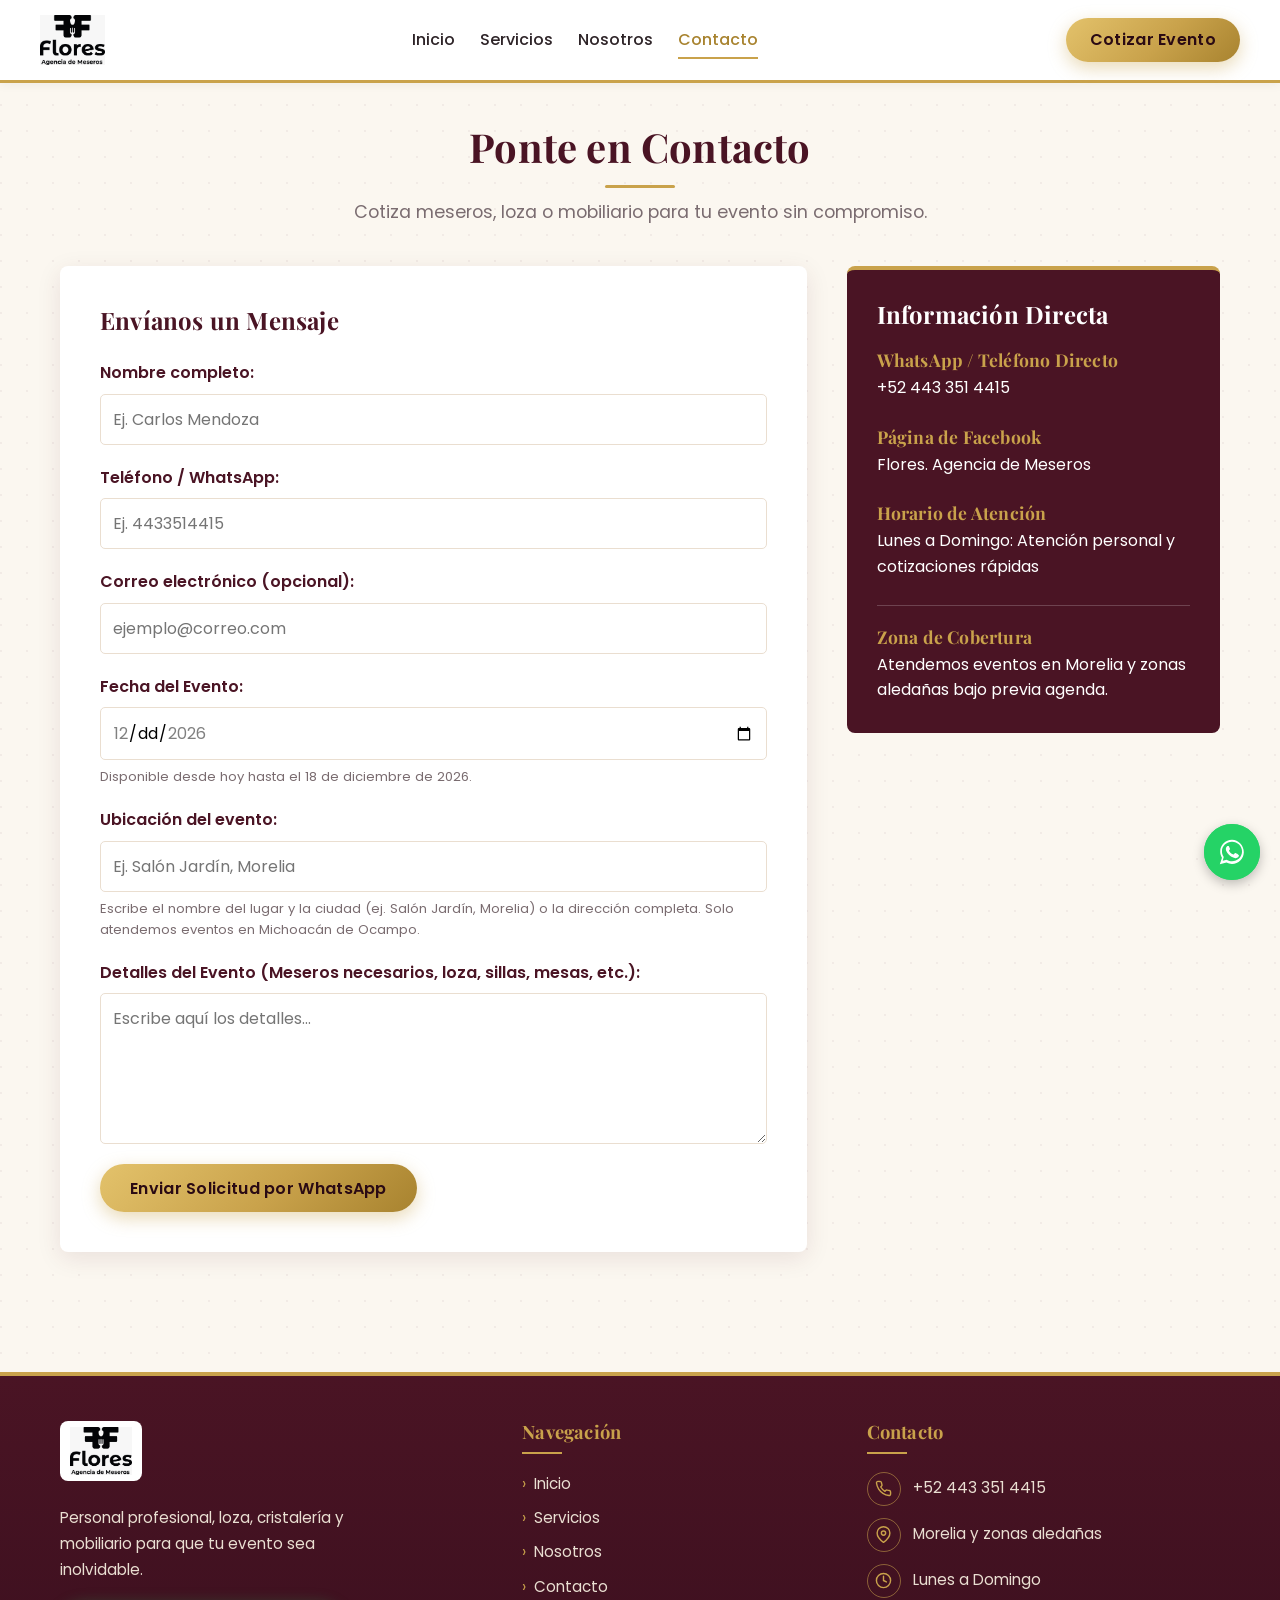
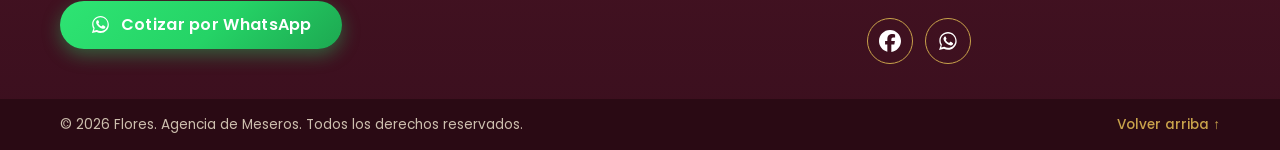
<file: contacto.html>
<!DOCTYPE html>
<html lang="es">
<head>
    <meta charset="UTF-8">
    <meta name="viewport" content="width=device-width, initial-scale=1.0">
    <title>Contacto | Flores. Agencia de Meseros</title>
    <meta name="description" content="Cotiza meseros, loza o mobiliario para tu evento sin compromiso. WhatsApp +52 443 351 4415.">
    <meta name="color-scheme" content="light dark">
    <meta name="theme-color" content="#4a1424" media="(prefers-color-scheme: light)">
    <meta name="theme-color" content="#150d10" media="(prefers-color-scheme: dark)">
    <meta property="og:type" content="website">
    <meta property="og:locale" content="es_MX">
    <meta property="og:title" content="Contacto | Flores. Agencia de Meseros">
    <meta property="og:description" content="Cotiza meseros, loza o mobiliario para tu evento sin compromiso. WhatsApp +52 443 351 4415.">
    <meta property="og:image" content="https://agencia-meseros-flores.netlify.app/assets/images/logos/logo.jpg">
    <meta property="og:url" content="https://agencia-meseros-flores.netlify.app/contacto.html">
    <meta property="og:site_name" content="Flores. Agencia de Meseros">
    <meta property="og:image:alt" content="Logotipo de Flores. Agencia de Meseros">
    <meta name="twitter:card" content="summary">
    <link rel="canonical" href="https://agencia-meseros-flores.netlify.app/contacto.html">

    <!-- Datos estructurados: negocio local -->
    <script type="application/ld+json">
    {
        "@context": "https://schema.org",
        "@type": "LocalBusiness",
        "@id": "https://agencia-meseros-flores.netlify.app/#negocio",
        "name": "Flores. Agencia de Meseros",
        "description": "Servicio de meseros profesionales, renta de loza y cristalería, y renta de mobiliario para bodas, XV años, banquetes y eventos corporativos en Morelia y zonas aledañas.",
        "url": "https://agencia-meseros-flores.netlify.app/",
        "image": "https://agencia-meseros-flores.netlify.app/assets/images/logos/logo.jpg",
        "logo": "https://agencia-meseros-flores.netlify.app/assets/images/logos/logo.jpg",
        "telephone": "+524433514415",
        "address": {
            "@type": "PostalAddress",
            "addressLocality": "Morelia",
            "addressRegion": "Michoacán",
            "addressCountry": "MX"
        },
        "areaServed": {
            "@type": "City",
            "name": "Morelia"
        },
        "sameAs": [
            "https://www.facebook.com/profile.php?id=61565038633847"
        ],
        "makesOffer": [
            {
                "@type": "Offer",
                "itemOffered": {
                    "@type": "Service",
                    "name": "Servicio de meseros para eventos"
                }
            },
            {
                "@type": "Offer",
                "itemOffered": {
                    "@type": "Service",
                    "name": "Renta de loza y cristalería"
                }
            },
            {
                "@type": "Offer",
                "itemOffered": {
                    "@type": "Service",
                    "name": "Renta de mobiliario para eventos"
                }
            }
        ]
    }
    </script>

    <!-- Favicon -->
    <link rel="icon" type="image/jpeg" href="assets/images/logos/logo.jpg">

    <link rel="preconnect" href="https://fonts.googleapis.com">
    <link rel="preconnect" href="https://fonts.gstatic.com" crossorigin>
    <link href="https://fonts.googleapis.com/css2?family=Playfair+Display:wght@600;700&family=Poppins:wght@400;500;600&display=swap" rel="stylesheet">

    <link rel="stylesheet" href="css/main.css">
    <link rel="stylesheet" href="css/components.css">
    <link rel="stylesheet" href="css/responsive.css">
</head>
<body>
    <a class="skip-link" href="#contenido">Saltar al contenido</a>

    <!-- Header Navigation -->
    <header class="navbar">
        <div class="logo">
            <a href="index.html"><img src="assets/images/logos/logo.jpg" alt="Flores. Agencia de Meseros Logo" width="120" height="50"></a>
        </div>
        <button class="nav-toggle" type="button" aria-label="Abrir menú" aria-controls="menu-principal" aria-expanded="false">
            <span></span><span></span><span></span>
        </button>
        <nav id="menu-principal" aria-label="Principal">
            <ul class="nav-links">
                <li><a href="index.html">Inicio</a></li>
                <li><a href="servicios.html">Servicios</a></li>
                <li><a href="nosotros.html">Nosotros</a></li>
                <li><a href="contacto.html" aria-current="page" class="active">Contacto</a></li>
                <li class="nav-cta"><a href="https://wa.me/524433514415?text=Hola%2C%20quiero%20contratar%20su%20servicio" target="_blank" rel="noopener noreferrer">Quiero contratar su servicio</a></li>
            </ul>
        </nav>
        <a href="contacto.html" class="btn btn-primary">Cotizar Evento</a>
    </header>

    <main id="contenido" class="container">
        <section class="page-header">
            <h1>Ponte en Contacto</h1>
            <p>Cotiza meseros, loza o mobiliario para tu evento sin compromiso.</p>
        </section>

        <div class="contact-layout">
            <!-- Formulario de Contacto -->
            <section class="contact-form-container">
                <h2>Envíanos un Mensaje</h2>
                <form id="contact-form" action="#" method="POST" novalidate>
                    <div class="form-group">
                        <label for="nombre">Nombre completo:</label>
                        <input type="text" id="nombre" name="nombre" required maxlength="60" autocomplete="name" placeholder="Ej. Carlos Mendoza" aria-describedby="err-nombre">
                        <p class="field-error" id="err-nombre" role="alert"></p>
                    </div>
                    <div class="form-group">
                        <label for="telefono">Teléfono / WhatsApp:</label>
                        <input type="tel" id="telefono" name="telefono" required maxlength="20" autocomplete="tel" inputmode="tel" placeholder="Ej. 4433514415" aria-describedby="err-telefono">
                        <p class="field-error" id="err-telefono" role="alert"></p>
                    </div>
                    <div class="form-group">
                        <label for="email">Correo electrónico (opcional):</label>
                        <input type="email" id="email" name="email" maxlength="100" autocomplete="email" placeholder="ejemplo@correo.com" aria-describedby="err-email">
                        <p class="field-error" id="err-email" role="alert"></p>
                    </div>
                    <div class="form-group">
                        <label for="fecha">Fecha del Evento:</label>
                        <input type="date" id="fecha" name="fecha" required aria-describedby="hint-fecha err-fecha">
                        <small class="field-hint" id="hint-fecha">Elige una fecha a partir de hoy.</small>
                        <p class="field-error" id="err-fecha" role="alert"></p>
                    </div>
                    <div class="form-group">
                        <label for="lugar">Ubicación del evento:</label>
                        <div class="autocomplete">
                            <input type="text" id="lugar" name="lugar" required maxlength="150" autocomplete="off" role="combobox" aria-autocomplete="list" aria-expanded="false" aria-controls="lugar-sugerencias" placeholder="Ej. Salón Jardín, Morelia" aria-describedby="hint-lugar err-lugar">
                            <ul class="suggestions" id="lugar-sugerencias" role="listbox" hidden></ul>
                        </div>
                        <small class="field-hint" id="hint-lugar">Escribe el nombre del lugar y la ciudad (ej. Salón Jardín, Morelia) o la dirección completa. Solo atendemos eventos en Michoacán de Ocampo.</small>
                        <p class="field-error" id="err-lugar" role="alert"></p>
                    </div>
                    <div class="form-group">
                        <label for="mensaje">Detalles del Evento (Meseros necesarios, loza, sillas, mesas, etc.):</label>
                        <textarea id="mensaje" name="mensaje" rows="5" required maxlength="500" placeholder="Escribe aquí los detalles..." aria-describedby="err-mensaje"></textarea>
                        <p class="field-error" id="err-mensaje" role="alert"></p>
                    </div>
                    <button type="submit" class="btn btn-primary">Enviar Solicitud por WhatsApp</button>
                    <p class="form-status" id="form-status" role="status" aria-live="polite"></p>
                </form>
            </section>

            <!-- Información Directa y Cobertura -->
            <aside class="contact-info">
                <h2>Información Directa</h2>
                <div class="info-item">
                    <h3>WhatsApp / Teléfono Directo</h3>
                    <p><a href="https://wa.me/524433514415?text=Hola%2C%20quiero%20contratar%20su%20servicio" target="_blank" rel="noopener noreferrer">+52 443 351 4415</a></p>
                </div>
                <div class="info-item">
                    <h3>Página de Facebook</h3>
                    <p><a href="https://www.facebook.com/profile.php?id=61565038633847" target="_blank" rel="noopener noreferrer">Flores. Agencia de Meseros</a></p>
                </div>
                <div class="info-item">
                    <h3>Horario de Atención</h3>
                    <p>Lunes a Domingo: Atención personal y cotizaciones rápidas</p>
                </div>

                <div class="coverage-box">
                    <h3>Zona de Cobertura</h3>
                    <p>Atendemos eventos en Morelia y zonas aledañas bajo previa agenda.</p>
                </div>
            </aside>
        </div>
    </main>

    <!-- Footer -->
    <footer>
        <div class="container footer-grid">
            <div class="footer-brand">
                <a href="index.html" class="footer-logo"><img src="assets/images/logos/logo.jpg" alt="Flores. Agencia de Meseros" width="120" height="50" loading="lazy"></a>
                <p>Personal profesional, loza, cristalería y mobiliario para que tu evento sea inolvidable.</p>
                <a href="https://wa.me/524433514415?text=Hola%2C%20quiero%20contratar%20su%20servicio" class="btn btn-whatsapp" target="_blank" rel="noopener noreferrer">Cotizar por WhatsApp</a>
            </div>
            <div>
                <h4>Navegación</h4>
                <ul class="footer-links">
                    <li><a href="index.html">Inicio</a></li>
                    <li><a href="servicios.html">Servicios</a></li>
                    <li><a href="nosotros.html">Nosotros</a></li>
                    <li><a href="contacto.html">Contacto</a></li>
                </ul>
            </div>
            <div>
                <h4>Contacto</h4>
                <ul class="footer-contact">
                    <li><span class="fc-icon"><svg viewBox="0 0 24 24" aria-hidden="true" focusable="false" fill="none" stroke="currentColor" stroke-width="2" stroke-linecap="round" stroke-linejoin="round"><path d="M22 16.9v3a2 2 0 0 1-2.2 2 19.8 19.8 0 0 1-8.6-3.1 19.5 19.5 0 0 1-6-6A19.8 19.8 0 0 1 2.1 4.2 2 2 0 0 1 4.1 2h3a2 2 0 0 1 2 1.7c.1 1 .4 1.9.7 2.8a2 2 0 0 1-.5 2.1L8.1 9.9a16 16 0 0 0 6 6l1.3-1.3a2 2 0 0 1 2.1-.4c.9.3 1.8.6 2.8.7a2 2 0 0 1 1.7 2z"/></svg></span><a href="tel:+524433514415">+52 443 351 4415</a></li>
                    <li><span class="fc-icon"><svg viewBox="0 0 24 24" aria-hidden="true" focusable="false" fill="none" stroke="currentColor" stroke-width="2" stroke-linecap="round" stroke-linejoin="round"><path d="M21 10c0 7-9 13-9 13s-9-6-9-13a9 9 0 0 1 18 0z"/><circle cx="12" cy="10" r="3"/></svg></span>Morelia y zonas aledañas</li>
                    <li><span class="fc-icon"><svg viewBox="0 0 24 24" aria-hidden="true" focusable="false" fill="none" stroke="currentColor" stroke-width="2" stroke-linecap="round" stroke-linejoin="round"><circle cx="12" cy="12" r="10"/><polyline points="12 6 12 12 16 14"/></svg></span>Lunes a Domingo</li>
                </ul>
                <div class="social-links">
                <a aria-label="Facebook" href="https://www.facebook.com/profile.php?id=61565038633847" target="_blank" rel="noopener noreferrer">
                    <span class="social-icon"><svg viewBox="0 0 24 24" aria-hidden="true" focusable="false"><path d="M9.101 23.691v-7.98H6.627v-3.667h2.474v-1.58c0-4.085 1.848-5.978 5.858-5.978.401 0 .955.042 1.468.103a8.68 8.68 0 0 1 1.141.195v3.325a8.623 8.623 0 0 0-.653-.036 26.805 26.805 0 0 0-.733-.009c-.707 0-1.259.096-1.675.309a1.686 1.686 0 0 0-.679.622c-.258.42-.374.995-.374 1.752v1.297h3.919l-.386 2.103-.287 1.564h-3.246v8.245C19.396 23.238 24 18.179 24 12.044c0-6.627-5.373-12-12-12s-12 5.373-12 12c0 5.628 3.874 10.35 9.101 11.647Z"/></svg></span>Facebook</a>
                <a aria-label="WhatsApp" href="https://wa.me/524433514415?text=Hola%2C%20quiero%20contratar%20su%20servicio" target="_blank" rel="noopener noreferrer">
                    <span class="social-icon"><svg viewBox="0 0 32 32" aria-hidden="true" focusable="false"><path d="M16 3C9 3 3.4 8.6 3.4 15.5c0 2.4.7 4.7 1.9 6.600L3 29l7.100-1.800c1.800 1 3.800 1.500 5.900 1.500 6.900 0 12.600-5.600 12.600-12.500S22.900 3 16 3zm0 22.900c-1.900 0-3.700-.5-5.300-1.500l-.4-.2-4.200 1.100 1.100-4.100-.3-.4c-1.100-1.700-1.600-3.600-1.600-5.600C5.300 9.700 10.100 5.100 16 5.100s10.700 4.600 10.700 10.400S21.900 25.900 16 25.900zm5.900-7.800c-.3-.2-1.900-.9-2.200-1-.3-.1-.5-.2-.7.200-.2.300-.8 1-1 1.200-.2.200-.4.200-.7.100-.3-.2-1.400-.5-2.600-1.600-1-.9-1.600-1.900-1.800-2.200-.2-.3 0-.5.100-.7l.5-.6c.1-.2.200-.3.300-.5.100-.2.100-.4 0-.6-.1-.2-.7-1.700-1-2.300-.3-.6-.5-.5-.7-.5h-.6c-.2 0-.6.100-.9.400-.3.300-1.200 1.200-1.200 2.900s1.200 3.300 1.400 3.600c.2.200 2.400 3.700 5.900 5.100 3.500 1.400 3.500.9 4.100.9.600-.1 2-.8 2.300-1.600.3-.8.300-1.500.2-1.600-.1-.2-.3-.3-.6-.4z"/></svg></span>WhatsApp</a>
            </div>
            </div>
        </div>
        <div class="footer-bottom">
            <div class="container footer-bottom-content">
                <p>&copy; 2026 Flores. Agencia de Meseros. Todos los derechos reservados.</p>
                <a href="#contenido" class="back-to-top">Volver arriba &uarr;</a>
            </div>
        </div>
    </footer>

    <!-- WhatsApp flotante -->
    <a class="whatsapp-float" href="https://wa.me/524433514415?text=Hola%2C%20quiero%20contratar%20su%20servicio" target="_blank" rel="noopener noreferrer" aria-label="Escríbenos por WhatsApp">
        <svg viewBox="0 0 32 32" aria-hidden="true"><path d="M16 3C9 3 3.4 8.6 3.4 15.5c0 2.4.7 4.7 1.9 6.600L3 29l7.100-1.800c1.800 1 3.800 1.500 5.900 1.500 6.900 0 12.600-5.600 12.600-12.500S22.900 3 16 3zm0 22.900c-1.900 0-3.700-.5-5.300-1.500l-.4-.2-4.200 1.100 1.100-4.100-.3-.4c-1.100-1.700-1.600-3.600-1.600-5.600C5.300 9.700 10.100 5.100 16 5.100s10.700 4.600 10.700 10.400S21.900 25.900 16 25.900zm5.900-7.800c-.3-.2-1.900-.9-2.200-1-.3-.1-.5-.2-.7.200-.2.300-.8 1-1 1.200-.2.200-.4.200-.7.100-.3-.2-1.400-.5-2.600-1.600-1-.9-1.600-1.900-1.800-2.200-.2-.3 0-.5.100-.7l.5-.6c.1-.2.200-.3.300-.5.100-.2.100-.4 0-.6-.1-.2-.7-1.700-1-2.300-.3-.6-.5-.5-.7-.5h-.6c-.2 0-.6.100-.9.400-.3.300-1.200 1.200-1.200 2.900s1.200 3.300 1.400 3.600c.2.200 2.400 3.700 5.900 5.100 3.500 1.400 3.500.9 4.100.9.600-.1 2-.8 2.300-1.600.3-.8.300-1.500.2-1.600-.1-.2-.3-.3-.6-.4z"/></svg>
    </a>

    <script src="js/main.js" defer></script>
    <script src="js/nav.js" defer></script>
    <script src="js/whatsapp.js" defer></script>
</body>
</html>
</file>
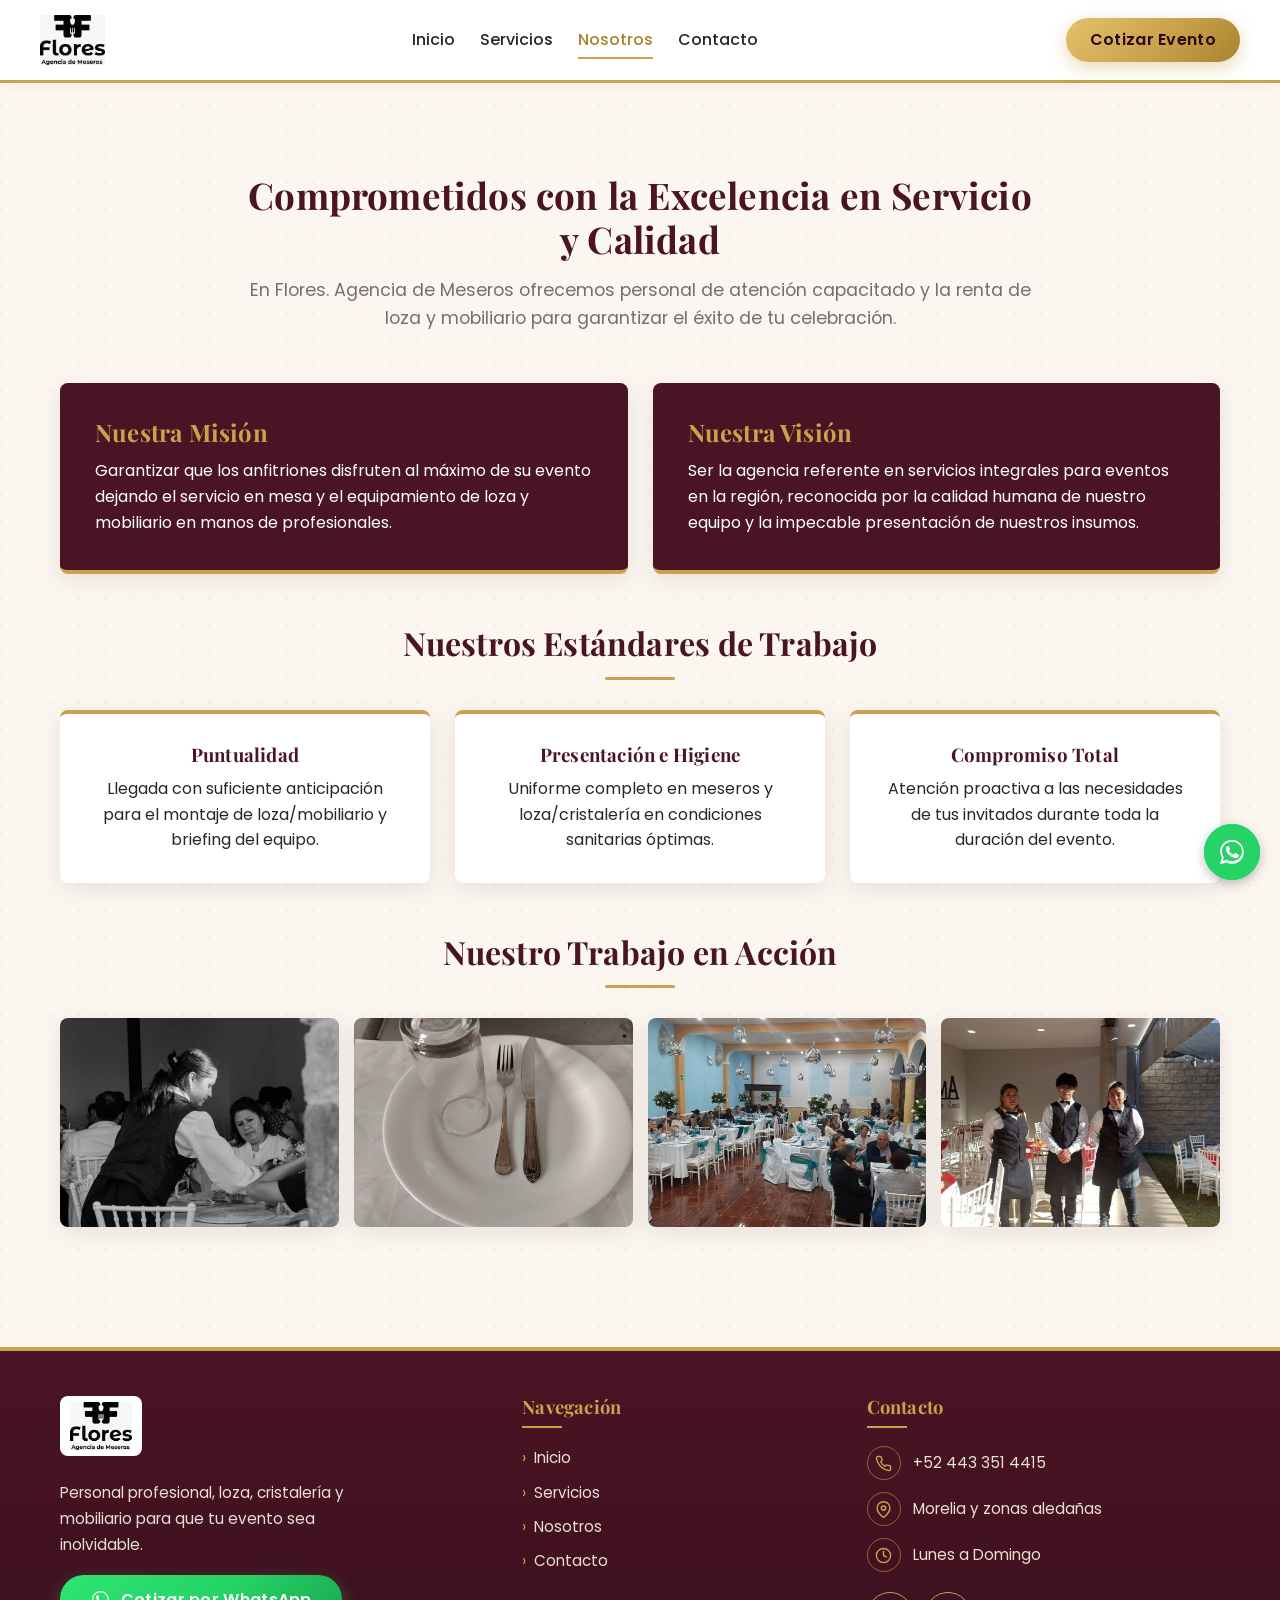
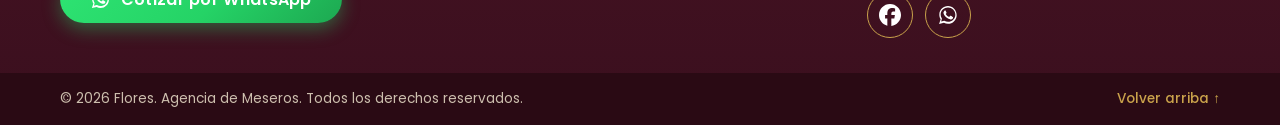
<file: nosotros.html>
<!DOCTYPE html>
<html lang="es">
<head>
    <meta charset="UTF-8">
    <meta name="viewport" content="width=device-width, initial-scale=1.0">
    <title>Nosotros | Flores. Agencia de Meseros</title>
    <meta name="description" content="Conoce nuestra misión, visión y estándares de trabajo en servicio de meseros, loza y mobiliario para eventos.">
    <meta name="color-scheme" content="light dark">
    <meta name="theme-color" content="#4a1424" media="(prefers-color-scheme: light)">
    <meta name="theme-color" content="#150d10" media="(prefers-color-scheme: dark)">
    <meta property="og:type" content="website">
    <meta property="og:locale" content="es_MX">
    <meta property="og:title" content="Nosotros | Flores. Agencia de Meseros">
    <meta property="og:description" content="Conoce nuestra misión, visión y estándares de trabajo en servicio de meseros, loza y mobiliario para eventos.">
    <meta property="og:image" content="https://agencia-meseros-flores.netlify.app/assets/images/logos/logo.jpg">
    <meta property="og:url" content="https://agencia-meseros-flores.netlify.app/nosotros.html">
    <meta property="og:site_name" content="Flores. Agencia de Meseros">
    <meta property="og:image:alt" content="Logotipo de Flores. Agencia de Meseros">
    <meta name="twitter:card" content="summary">
    <link rel="canonical" href="https://agencia-meseros-flores.netlify.app/nosotros.html">

    <!-- Datos estructurados: negocio local -->
    <script type="application/ld+json">
    {
        "@context": "https://schema.org",
        "@type": "LocalBusiness",
        "@id": "https://agencia-meseros-flores.netlify.app/#negocio",
        "name": "Flores. Agencia de Meseros",
        "description": "Servicio de meseros profesionales, renta de loza y cristalería, y renta de mobiliario para bodas, XV años, banquetes y eventos corporativos en Morelia y zonas aledañas.",
        "url": "https://agencia-meseros-flores.netlify.app/",
        "image": "https://agencia-meseros-flores.netlify.app/assets/images/logos/logo.jpg",
        "logo": "https://agencia-meseros-flores.netlify.app/assets/images/logos/logo.jpg",
        "telephone": "+524433514415",
        "address": {
            "@type": "PostalAddress",
            "addressLocality": "Morelia",
            "addressRegion": "Michoacán",
            "addressCountry": "MX"
        },
        "areaServed": {
            "@type": "City",
            "name": "Morelia"
        },
        "sameAs": [
            "https://www.facebook.com/profile.php?id=61565038633847"
        ],
        "makesOffer": [
            {
                "@type": "Offer",
                "itemOffered": {
                    "@type": "Service",
                    "name": "Servicio de meseros para eventos"
                }
            },
            {
                "@type": "Offer",
                "itemOffered": {
                    "@type": "Service",
                    "name": "Renta de loza y cristalería"
                }
            },
            {
                "@type": "Offer",
                "itemOffered": {
                    "@type": "Service",
                    "name": "Renta de mobiliario para eventos"
                }
            }
        ]
    }
    </script>

    <!-- Favicon -->
    <link rel="icon" type="image/jpeg" href="assets/images/logos/logo.jpg">

    <link rel="preconnect" href="https://fonts.googleapis.com">
    <link rel="preconnect" href="https://fonts.gstatic.com" crossorigin>
    <link href="https://fonts.googleapis.com/css2?family=Playfair+Display:wght@600;700&family=Poppins:wght@400;500;600&display=swap" rel="stylesheet">

    <link rel="stylesheet" href="css/main.css">
    <link rel="stylesheet" href="css/components.css">
    <link rel="stylesheet" href="css/responsive.css">
</head>
<body>
    <a class="skip-link" href="#contenido">Saltar al contenido</a>

    <!-- Header Navigation -->
    <header class="navbar">
        <div class="logo">
            <a href="index.html"><img src="assets/images/logos/logo.jpg" alt="Flores. Agencia de Meseros Logo" width="120" height="50"></a>
        </div>
        <button class="nav-toggle" type="button" aria-label="Abrir menú" aria-controls="menu-principal" aria-expanded="false">
            <span></span><span></span><span></span>
        </button>
        <nav id="menu-principal" aria-label="Principal">
            <ul class="nav-links">
                <li><a href="index.html">Inicio</a></li>
                <li><a href="servicios.html">Servicios</a></li>
                <li><a href="nosotros.html" aria-current="page" class="active">Nosotros</a></li>
                <li><a href="contacto.html">Contacto</a></li>
                <li class="nav-cta"><a href="https://wa.me/524433514415?text=Hola%2C%20quiero%20contratar%20su%20servicio" target="_blank" rel="noopener noreferrer">Quiero contratar su servicio</a></li>
            </ul>
        </nav>
        <a href="contacto.html" class="btn btn-primary">Cotizar Evento</a>
    </header>

    <main id="contenido" class="container">
        <section class="about-hero">
            <h1>Comprometidos con la Excelencia en Servicio y Calidad</h1>
            <p>En Flores. Agencia de Meseros ofrecemos personal de atención capacitado y la renta de loza y mobiliario para garantizar el éxito de tu celebración.</p>
        </section>

        <!-- Misión y Visión -->
        <section class="mission-vision-grid">
            <div class="mv-card">
                <h2>Nuestra Misión</h2>
                <p>Garantizar que los anfitriones disfruten al máximo de su evento dejando el servicio en mesa y el equipamiento de loza y mobiliario en manos de profesionales.</p>
            </div>
            <div class="mv-card">
                <h2>Nuestra Visión</h2>
                <p>Ser la agencia referente en servicios integrales para eventos en la región, reconocida por la calidad humana de nuestro equipo y la impecable presentación de nuestros insumos.</p>
            </div>
        </section>

        <!-- Código de Ética y Valores -->
        <section class="values-section">
            <h2>Nuestros Estándares de Trabajo</h2>
            <div class="cards-grid">
                <div class="card">
                    <h3>Puntualidad</h3>
                    <p>Llegada con suficiente anticipación para el montaje de loza/mobiliario y briefing del equipo.</p>
                </div>
                <div class="card">
                    <h3>Presentación e Higiene</h3>
                    <p>Uniforme completo en meseros y loza/cristalería en condiciones sanitarias óptimas.</p>
                </div>
                <div class="card">
                    <h3>Compromiso Total</h3>
                    <p>Atención proactiva a las necesidades de tus invitados durante toda la duración del evento.</p>
                </div>
            </div>
        </section>

        <!-- Galería de Trabajo -->
        <section class="gallery-section">
            <h2>Nuestro Trabajo en Acción</h2>
            <div class="gallery-grid">
                <img src="assets/images/galeria/evento-1.jpg" alt="Meseros atendiendo banquete" width="400" height="300" loading="lazy">
                <img src="assets/images/galeria/evento-2.jpg" alt="Montaje de loza y cristalería" width="400" height="300" loading="lazy">
                <img src="assets/images/galeria/evento-3.jpg" alt="Mobiliario en jardín de eventos" width="400" height="300" loading="lazy">
                <img src="assets/images/galeria/evento-4.jpg" alt="Capitán supervisando banquete" width="400" height="300" loading="lazy">
            </div>
        </section>
    </main>

    <!-- Footer -->
    <footer>
        <div class="container footer-grid">
            <div class="footer-brand">
                <a href="index.html" class="footer-logo"><img src="assets/images/logos/logo.jpg" alt="Flores. Agencia de Meseros" width="120" height="50" loading="lazy"></a>
                <p>Personal profesional, loza, cristalería y mobiliario para que tu evento sea inolvidable.</p>
                <a href="https://wa.me/524433514415?text=Hola%2C%20quiero%20contratar%20su%20servicio" class="btn btn-whatsapp" target="_blank" rel="noopener noreferrer">Cotizar por WhatsApp</a>
            </div>
            <div>
                <h4>Navegación</h4>
                <ul class="footer-links">
                    <li><a href="index.html">Inicio</a></li>
                    <li><a href="servicios.html">Servicios</a></li>
                    <li><a href="nosotros.html">Nosotros</a></li>
                    <li><a href="contacto.html">Contacto</a></li>
                </ul>
            </div>
            <div>
                <h4>Contacto</h4>
                <ul class="footer-contact">
                    <li><span class="fc-icon"><svg viewBox="0 0 24 24" aria-hidden="true" focusable="false" fill="none" stroke="currentColor" stroke-width="2" stroke-linecap="round" stroke-linejoin="round"><path d="M22 16.9v3a2 2 0 0 1-2.2 2 19.8 19.8 0 0 1-8.6-3.1 19.5 19.5 0 0 1-6-6A19.8 19.8 0 0 1 2.1 4.2 2 2 0 0 1 4.1 2h3a2 2 0 0 1 2 1.7c.1 1 .4 1.9.7 2.8a2 2 0 0 1-.5 2.1L8.1 9.9a16 16 0 0 0 6 6l1.3-1.3a2 2 0 0 1 2.1-.4c.9.3 1.8.6 2.8.7a2 2 0 0 1 1.7 2z"/></svg></span><a href="tel:+524433514415">+52 443 351 4415</a></li>
                    <li><span class="fc-icon"><svg viewBox="0 0 24 24" aria-hidden="true" focusable="false" fill="none" stroke="currentColor" stroke-width="2" stroke-linecap="round" stroke-linejoin="round"><path d="M21 10c0 7-9 13-9 13s-9-6-9-13a9 9 0 0 1 18 0z"/><circle cx="12" cy="10" r="3"/></svg></span>Morelia y zonas aledañas</li>
                    <li><span class="fc-icon"><svg viewBox="0 0 24 24" aria-hidden="true" focusable="false" fill="none" stroke="currentColor" stroke-width="2" stroke-linecap="round" stroke-linejoin="round"><circle cx="12" cy="12" r="10"/><polyline points="12 6 12 12 16 14"/></svg></span>Lunes a Domingo</li>
                </ul>
                <div class="social-links">
                <a aria-label="Facebook" href="https://www.facebook.com/profile.php?id=61565038633847" target="_blank" rel="noopener noreferrer">
                    <span class="social-icon"><svg viewBox="0 0 24 24" aria-hidden="true" focusable="false"><path d="M9.101 23.691v-7.98H6.627v-3.667h2.474v-1.58c0-4.085 1.848-5.978 5.858-5.978.401 0 .955.042 1.468.103a8.68 8.68 0 0 1 1.141.195v3.325a8.623 8.623 0 0 0-.653-.036 26.805 26.805 0 0 0-.733-.009c-.707 0-1.259.096-1.675.309a1.686 1.686 0 0 0-.679.622c-.258.42-.374.995-.374 1.752v1.297h3.919l-.386 2.103-.287 1.564h-3.246v8.245C19.396 23.238 24 18.179 24 12.044c0-6.627-5.373-12-12-12s-12 5.373-12 12c0 5.628 3.874 10.35 9.101 11.647Z"/></svg></span>Facebook</a>
                <a aria-label="WhatsApp" href="https://wa.me/524433514415?text=Hola%2C%20quiero%20contratar%20su%20servicio" target="_blank" rel="noopener noreferrer">
                    <span class="social-icon"><svg viewBox="0 0 32 32" aria-hidden="true" focusable="false"><path d="M16 3C9 3 3.4 8.6 3.4 15.5c0 2.4.7 4.7 1.9 6.600L3 29l7.100-1.800c1.800 1 3.800 1.500 5.900 1.500 6.900 0 12.600-5.600 12.600-12.500S22.900 3 16 3zm0 22.900c-1.900 0-3.700-.5-5.300-1.500l-.4-.2-4.200 1.100 1.100-4.100-.3-.4c-1.100-1.700-1.600-3.600-1.600-5.600C5.300 9.700 10.100 5.100 16 5.100s10.700 4.600 10.700 10.400S21.900 25.900 16 25.900zm5.900-7.800c-.3-.2-1.900-.9-2.200-1-.3-.1-.5-.2-.7.200-.2.300-.8 1-1 1.200-.2.200-.4.200-.7.100-.3-.2-1.400-.5-2.600-1.600-1-.9-1.600-1.900-1.800-2.200-.2-.3 0-.5.100-.7l.5-.6c.1-.2.200-.3.300-.5.100-.2.100-.4 0-.6-.1-.2-.7-1.700-1-2.300-.3-.6-.5-.5-.7-.5h-.6c-.2 0-.6.100-.9.400-.3.300-1.200 1.200-1.200 2.900s1.200 3.300 1.400 3.600c.2.200 2.400 3.700 5.900 5.100 3.500 1.400 3.500.9 4.100.9.600-.1 2-.8 2.300-1.600.3-.8.300-1.500.2-1.600-.1-.2-.3-.3-.6-.4z"/></svg></span>WhatsApp</a>
            </div>
            </div>
        </div>
        <div class="footer-bottom">
            <div class="container footer-bottom-content">
                <p>&copy; 2026 Flores. Agencia de Meseros. Todos los derechos reservados.</p>
                <a href="#contenido" class="back-to-top">Volver arriba &uarr;</a>
            </div>
        </div>
    </footer>

    <!-- WhatsApp flotante -->
    <a class="whatsapp-float" href="https://wa.me/524433514415?text=Hola%2C%20quiero%20contratar%20su%20servicio" target="_blank" rel="noopener noreferrer" aria-label="Escríbenos por WhatsApp">
        <svg viewBox="0 0 32 32" aria-hidden="true"><path d="M16 3C9 3 3.4 8.6 3.4 15.5c0 2.4.7 4.7 1.9 6.600L3 29l7.100-1.800c1.800 1 3.800 1.500 5.900 1.500 6.900 0 12.600-5.600 12.600-12.500S22.900 3 16 3zm0 22.900c-1.900 0-3.700-.5-5.300-1.500l-.4-.2-4.200 1.100 1.100-4.100-.3-.4c-1.100-1.700-1.600-3.600-1.600-5.600C5.300 9.700 10.100 5.100 16 5.100s10.700 4.600 10.700 10.400S21.900 25.900 16 25.900zm5.900-7.800c-.3-.2-1.900-.9-2.200-1-.3-.1-.5-.2-.7.200-.2.300-.8 1-1 1.200-.2.200-.4.200-.7.100-.3-.2-1.400-.5-2.600-1.600-1-.9-1.600-1.900-1.800-2.200-.2-.3 0-.5.100-.7l.5-.6c.1-.2.200-.3.300-.5.100-.2.100-.4 0-.6-.1-.2-.7-1.700-1-2.300-.3-.6-.5-.5-.7-.5h-.6c-.2 0-.6.100-.9.400-.3.300-1.200 1.200-1.200 2.900s1.200 3.300 1.400 3.600c.2.200 2.400 3.700 5.900 5.100 3.500 1.400 3.500.9 4.100.9.600-.1 2-.8 2.300-1.600.3-.8.300-1.500.2-1.600-.1-.2-.3-.3-.6-.4z"/></svg>
    </a>

    <script src="js/main.js" defer></script>
    <script src="js/nav.js" defer></script>
    <script src="js/lightbox.js" defer></script>
</body>
</html>
</file>
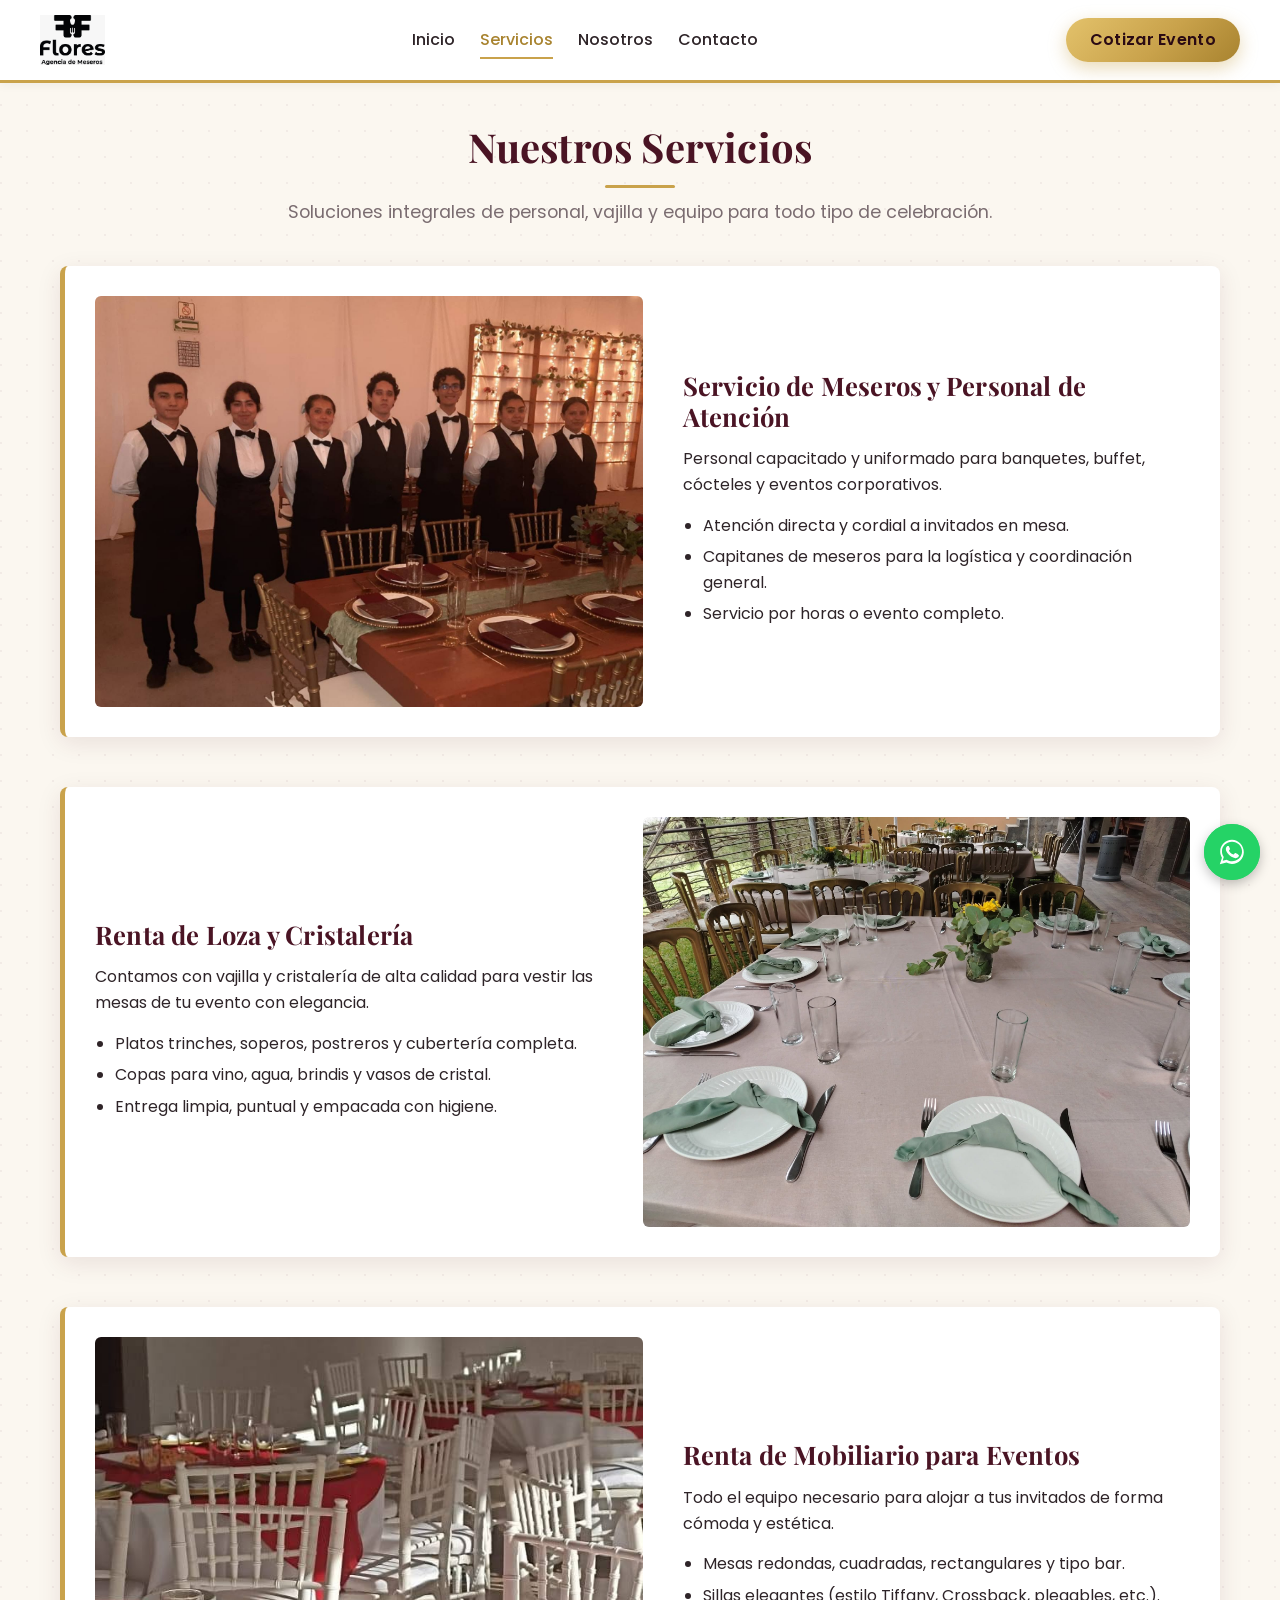
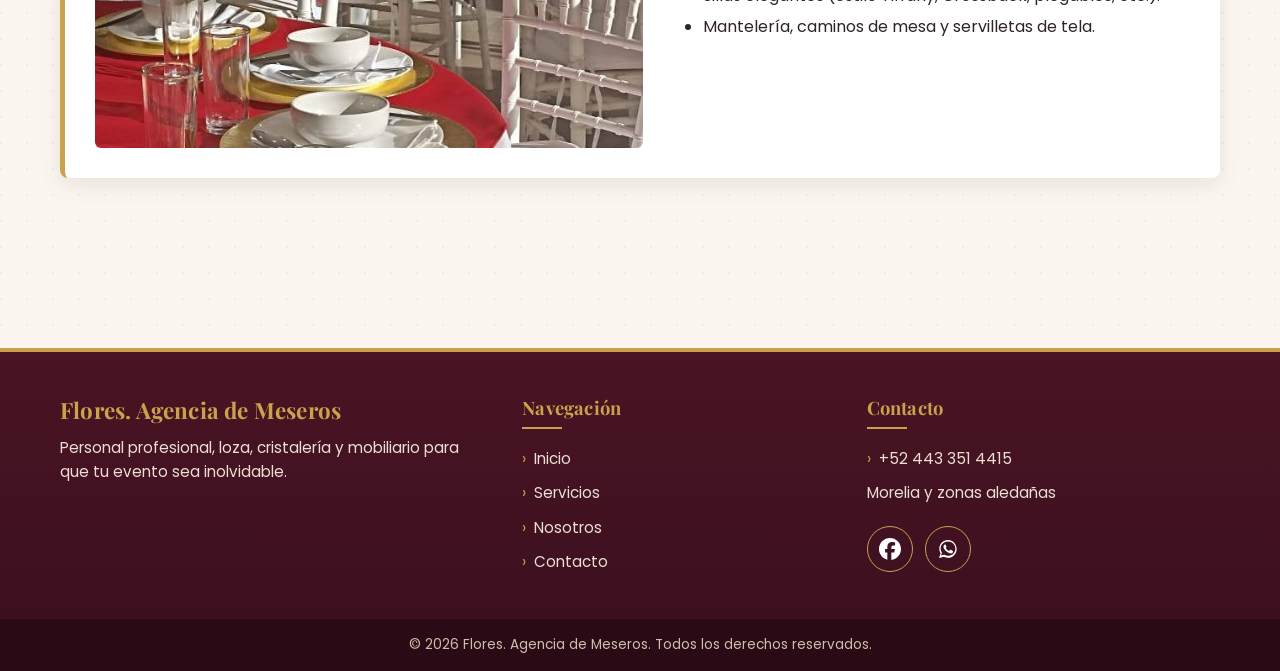
<file: servicios.html>
<!DOCTYPE html>
<html lang="es">
<head>
    <meta charset="UTF-8">
    <meta name="viewport" content="width=device-width, initial-scale=1.0">
    <title>Servicios | Flores. Agencia de Meseros</title>
    <meta name="description" content="Servicio de meseros, renta de loza y cristalería, renta de mobiliario para eventos en Morelia.">
    <meta name="color-scheme" content="light dark">
    <meta name="theme-color" content="#4a1424" media="(prefers-color-scheme: light)">
    <meta name="theme-color" content="#150d10" media="(prefers-color-scheme: dark)">
    <meta property="og:type" content="website">
    <meta property="og:locale" content="es_MX">
    <meta property="og:title" content="Servicios | Flores. Agencia de Meseros">
    <meta property="og:description" content="Servicio de meseros, renta de loza y cristalería, renta de mobiliario para eventos en Morelia.">
    <meta property="og:image" content="https://agencia-meseros-flores.netlify.app/assets/images/logos/logo.jpg">
    <meta property="og:url" content="https://agencia-meseros-flores.netlify.app/servicios.html">
    <meta property="og:site_name" content="Flores. Agencia de Meseros">
    <meta property="og:image:alt" content="Logotipo de Flores. Agencia de Meseros">
    <meta name="twitter:card" content="summary">
    <link rel="canonical" href="https://agencia-meseros-flores.netlify.app/servicios.html">

    <!-- Datos estructurados: negocio local -->
    <script type="application/ld+json">
    {
        "@context": "https://schema.org",
        "@type": "LocalBusiness",
        "@id": "https://agencia-meseros-flores.netlify.app/#negocio",
        "name": "Flores. Agencia de Meseros",
        "description": "Servicio de meseros profesionales, renta de loza y cristalería, y renta de mobiliario para bodas, XV años, banquetes y eventos corporativos en Morelia y zonas aledañas.",
        "url": "https://agencia-meseros-flores.netlify.app/",
        "image": "https://agencia-meseros-flores.netlify.app/assets/images/logos/logo.jpg",
        "logo": "https://agencia-meseros-flores.netlify.app/assets/images/logos/logo.jpg",
        "telephone": "+524433514415",
        "address": {
            "@type": "PostalAddress",
            "addressLocality": "Morelia",
            "addressRegion": "Michoacán",
            "addressCountry": "MX"
        },
        "areaServed": {
            "@type": "City",
            "name": "Morelia"
        },
        "sameAs": [
            "https://www.facebook.com/profile.php?id=61565038633847"
        ],
        "makesOffer": [
            {
                "@type": "Offer",
                "itemOffered": {
                    "@type": "Service",
                    "name": "Servicio de meseros para eventos"
                }
            },
            {
                "@type": "Offer",
                "itemOffered": {
                    "@type": "Service",
                    "name": "Renta de loza y cristalería"
                }
            },
            {
                "@type": "Offer",
                "itemOffered": {
                    "@type": "Service",
                    "name": "Renta de mobiliario para eventos"
                }
            }
        ]
    }
    </script>

    <!-- Favicon -->
    <link rel="icon" type="image/jpeg" href="assets/images/logos/logo.jpg">

    <link rel="preconnect" href="https://fonts.googleapis.com">
    <link rel="preconnect" href="https://fonts.gstatic.com" crossorigin>
    <link href="https://fonts.googleapis.com/css2?family=Playfair+Display:wght@600;700&family=Poppins:wght@400;500;600&display=swap" rel="stylesheet">

    <link rel="stylesheet" href="css/main.css">
    <link rel="stylesheet" href="css/components.css">
    <link rel="stylesheet" href="css/responsive.css">
</head>
<body>
    <a class="skip-link" href="#contenido">Saltar al contenido</a>

    <!-- Header Navigation -->
    <header class="navbar">
        <div class="logo">
            <a href="index.html"><img src="assets/images/logos/logo.jpg" alt="Flores. Agencia de Meseros Logo" width="120" height="50"></a>
        </div>
        <button class="nav-toggle" type="button" aria-label="Abrir menú" aria-controls="menu-principal" aria-expanded="false">
            <span></span><span></span><span></span>
        </button>
        <nav id="menu-principal" aria-label="Principal">
            <ul class="nav-links">
                <li><a href="index.html">Inicio</a></li>
                <li><a href="servicios.html" aria-current="page" class="active">Servicios</a></li>
                <li><a href="nosotros.html">Nosotros</a></li>
                <li><a href="contacto.html">Contacto</a></li>
                <li class="nav-cta"><a href="https://wa.me/524433514415?text=Hola%2C%20quiero%20contratar%20su%20servicio" target="_blank" rel="noopener noreferrer">Quiero contratar su servicio</a></li>
            </ul>
        </nav>
        <a href="contacto.html" class="btn btn-primary">Cotizar Evento</a>
    </header>

    <main id="contenido" class="container">
        <section class="page-header">
            <h1>Nuestros Servicios</h1>
            <p>Soluciones integrales de personal, vajilla y equipo para todo tipo de celebración.</p>
        </section>

        <!-- Detalle de Servicios -->
        <section class="services-list">
            <article class="service-detail">
                <img src="assets/images/equipo/meseros.jpg" alt="Servicio de Meseros" width="600" height="450" loading="lazy">
                <div class="service-text">
                    <h2>Servicio de Meseros y Personal de Atención</h2>
                    <p>Personal capacitado y uniformado para banquetes, buffet, cócteles y eventos corporativos.</p>
                    <ul>
                        <li>Atención directa y cordial a invitados en mesa.</li>
                        <li>Capitanes de meseros para la logística y coordinación general.</li>
                        <li>Servicio por horas o evento completo.</li>
                    </ul>
                </div>
            </article>

            <article class="service-detail reverse">
                <img src="assets/images/equipo/barman.jpg" alt="Renta de Loza y Cristalería" width="600" height="450" loading="lazy">
                <div class="service-text">
                    <h2>Renta de Loza y Cristalería</h2>
                    <p>Contamos con vajilla y cristalería de alta calidad para vestir las mesas de tu evento con elegancia.</p>
                    <ul>
                        <li>Platos trinches, soperos, postreros y cubertería completa.</li>
                        <li>Copas para vino, agua, brindis y vasos de cristal.</li>
                        <li>Entrega limpia, puntual y empacada con higiene.</li>
                    </ul>
                </div>
            </article>

            <article class="service-detail">
                <img src="assets/images/equipo/capitan.jpg" alt="Renta de Mobiliario" width="600" height="450" loading="lazy">
                <div class="service-text">
                    <h2>Renta de Mobiliario para Eventos</h2>
                    <p>Todo el equipo necesario para alojar a tus invitados de forma cómoda y estética.</p>
                    <ul>
                        <li>Mesas redondas, cuadradas, rectangulares y tipo bar.</li>
                        <li>Sillas elegantes (estilo Tiffany, Crossback, plegables, etc.).</li>
                        <li>Mantelería, caminos de mesa y servilletas de tela.</li>
                    </ul>
                </div>
            </article>
        </section>
    </main>

    <!-- Footer -->
    <footer>
        <div class="container footer-grid">
            <div>
                <h3>Flores. Agencia de Meseros</h3>
                <p>Personal profesional, loza, cristalería y mobiliario para que tu evento sea inolvidable.</p>
            </div>
            <div>
                <h4>Navegación</h4>
                <ul class="footer-links">
                    <li><a href="index.html">Inicio</a></li>
                    <li><a href="servicios.html">Servicios</a></li>
                    <li><a href="nosotros.html">Nosotros</a></li>
                    <li><a href="contacto.html">Contacto</a></li>
                </ul>
            </div>
            <div>
                <h4>Contacto</h4>
                <ul class="footer-links">
                    <li><a href="tel:+524433514415">+52 443 351 4415</a></li>
                    <li>Morelia y zonas aledañas</li>
                </ul>
                <div class="social-links">
                <a href="https://www.facebook.com/profile.php?id=61565038633847" target="_blank" rel="noopener noreferrer">
                    <span class="social-icon"><svg viewBox="0 0 24 24" aria-hidden="true" focusable="false"><path d="M9.101 23.691v-7.98H6.627v-3.667h2.474v-1.58c0-4.085 1.848-5.978 5.858-5.978.401 0 .955.042 1.468.103a8.68 8.68 0 0 1 1.141.195v3.325a8.623 8.623 0 0 0-.653-.036 26.805 26.805 0 0 0-.733-.009c-.707 0-1.259.096-1.675.309a1.686 1.686 0 0 0-.679.622c-.258.42-.374.995-.374 1.752v1.297h3.919l-.386 2.103-.287 1.564h-3.246v8.245C19.396 23.238 24 18.179 24 12.044c0-6.627-5.373-12-12-12s-12 5.373-12 12c0 5.628 3.874 10.35 9.101 11.647Z"/></svg></span>Facebook</a>
                <a href="https://wa.me/524433514415?text=Hola%2C%20quiero%20contratar%20su%20servicio" target="_blank" rel="noopener noreferrer">
                    <span class="social-icon"><svg viewBox="0 0 32 32" aria-hidden="true" focusable="false"><path d="M16 3C9 3 3.4 8.6 3.4 15.5c0 2.4.7 4.7 1.9 6.600L3 29l7.100-1.800c1.800 1 3.800 1.500 5.900 1.500 6.900 0 12.600-5.600 12.600-12.500S22.900 3 16 3zm0 22.900c-1.900 0-3.700-.5-5.300-1.500l-.4-.2-4.200 1.100 1.100-4.100-.3-.4c-1.100-1.700-1.600-3.600-1.600-5.600C5.300 9.700 10.100 5.100 16 5.100s10.700 4.600 10.700 10.400S21.900 25.900 16 25.900zm5.900-7.800c-.3-.2-1.900-.9-2.200-1-.3-.1-.5-.2-.7.200-.2.300-.8 1-1 1.200-.2.200-.4.200-.7.100-.3-.2-1.400-.5-2.600-1.600-1-.9-1.600-1.900-1.800-2.200-.2-.3 0-.5.100-.7l.5-.6c.1-.2.200-.3.300-.5.100-.2.100-.4 0-.6-.1-.2-.7-1.700-1-2.300-.3-.6-.5-.5-.7-.5h-.6c-.2 0-.6.100-.9.400-.3.300-1.200 1.200-1.200 2.900s1.200 3.300 1.400 3.600c.2.200 2.400 3.700 5.900 5.100 3.500 1.400 3.500.9 4.100.9.600-.1 2-.8 2.300-1.600.3-.8.300-1.500.2-1.600-.1-.2-.3-.3-.6-.4z"/></svg></span>WhatsApp</a>
            </div>
            </div>
        </div>
        <div class="footer-bottom">
            <div class="container">
                <p>&copy; 2026 Flores. Agencia de Meseros. Todos los derechos reservados.</p>
            </div>
        </div>
    </footer>

    <!-- WhatsApp flotante -->
    <a class="whatsapp-float" href="https://wa.me/524433514415?text=Hola%2C%20quiero%20contratar%20su%20servicio" target="_blank" rel="noopener noreferrer" aria-label="Escríbenos por WhatsApp">
        <svg viewBox="0 0 32 32" aria-hidden="true"><path d="M16 3C9 3 3.4 8.6 3.4 15.5c0 2.4.7 4.7 1.9 6.600L3 29l7.100-1.800c1.800 1 3.800 1.500 5.900 1.500 6.900 0 12.600-5.600 12.600-12.500S22.900 3 16 3zm0 22.900c-1.900 0-3.700-.5-5.300-1.500l-.4-.2-4.200 1.100 1.100-4.100-.3-.4c-1.100-1.700-1.600-3.600-1.600-5.600C5.300 9.700 10.100 5.100 16 5.100s10.700 4.600 10.700 10.400S21.900 25.900 16 25.900zm5.900-7.800c-.3-.2-1.900-.9-2.200-1-.3-.1-.5-.2-.7.200-.2.300-.8 1-1 1.200-.2.200-.4.200-.7.100-.3-.2-1.400-.5-2.600-1.600-1-.9-1.600-1.900-1.800-2.200-.2-.3 0-.5.100-.7l.5-.6c.1-.2.200-.3.300-.5.100-.2.100-.4 0-.6-.1-.2-.7-1.700-1-2.300-.3-.6-.5-.5-.7-.5h-.6c-.2 0-.6.100-.9.400-.3.300-1.200 1.200-1.200 2.900s1.200 3.300 1.400 3.600c.2.200 2.400 3.700 5.900 5.100 3.500 1.400 3.500.9 4.100.9.600-.1 2-.8 2.300-1.600.3-.8.300-1.500.2-1.600-.1-.2-.3-.3-.6-.4z"/></svg>
    </a>

    <script src="js/main.js" defer></script>
    <script src="js/nav.js" defer></script>
</body>
</html>
</file>
<file: css/main.css>
/* ==========================================
   1. VARIABLES Y CONFIGURACIÓN GLOBAL
   ========================================== */
:root {
    --primary-color: #4a1424;
    --primary-dark: #2a0a14;
    --accent-color: #c9a24b;
    --accent-hover: #a8832f;
    --whatsapp-color: #25d366;
    --whatsapp-hover: #1da851;
    --bg-light: #fbf7f0;
    --bg-soft: #f3e9dc;
    --bg-white: #ffffff;
    --text-dark: #2e2428;
    --text-muted: #7a6c70;
    --border-color: #eaded0;

    --font-main: 'Poppins', 'Segoe UI', Tahoma, Geneva, Verdana, sans-serif;
    --font-title: 'Playfair Display', Georgia, 'Times New Roman', serif;
    --container-width: 1200px;
    --transition-fast: 0.3s ease;
    --shadow-soft: 0 6px 24px rgba(74, 20, 36, 0.10);
    --navbar-height: 80px;
}

/* Reset básico */
* {
    margin: 0;
    padding: 0;
    box-sizing: border-box;
}

html {
    scroll-behavior: smooth;
    scroll-padding-top: var(--navbar-height);
}

body {
    font-family: var(--font-main);
    color: var(--text-dark);
    background-color: var(--bg-light);
    line-height: 1.6;
}

h1, h2, h3, h4 {
    font-family: var(--font-title);
    line-height: 1.2;
    letter-spacing: 0.2px;
}

a {
    text-decoration: none;
    color: inherit;
}

ul {
    list-style: none;
}

img {
    max-width: 100%;
    height: auto;
    display: block;
}

button {
    font-family: inherit;
}

:focus-visible {
    outline: 3px solid var(--accent-color);
    outline-offset: 3px;
}

.skip-link {
    position: absolute;
    left: -9999px;
    top: 0;
    background: var(--primary-color);
    color: var(--bg-white);
    padding: 10px 16px;
    z-index: 2000;
}

.skip-link:focus {
    left: 10px;
    top: 10px;
}

/* Layout Global */
.container {
    max-width: var(--container-width);
    margin: 0 auto;
    padding: 0 20px;
}

main.container {
    padding-top: 40px;
    padding-bottom: 60px;
}

section h2 {
    color: var(--primary-color);
}

.services-preview,
.features,
.about-hero,
.mission-vision-grid,
.values-section,
.gallery-section {
    padding-top: 50px;
}

.services-preview > h2,
.features > h2,
.values-section > h2,
.gallery-section > h2 {
    text-align: center;
    font-size: 2rem;
}

/* Encabezados de página */
.page-header {
    text-align: center;
    margin-bottom: 40px;
}

.page-header h1 {
    font-size: 2.5rem;
    color: var(--primary-color);
    margin-bottom: 10px;
}

.page-header p {
    color: var(--text-muted);
    font-size: 1.1rem;
}

/* Footer */
footer {
    background-color: var(--primary-color);
    color: var(--bg-white);
    padding: 30px 0;
    margin-top: 60px;
}

.cta-banner + footer {
    margin-top: 0;
}

.footer-content {
    display: flex;
    justify-content: space-between;
    align-items: center;
    gap: 15px;
}

.social-links a {
    color: var(--bg-white);
    margin-left: 20px;
    transition: color var(--transition-fast);
}

.social-links a:hover {
    color: var(--accent-color);
}

.social-links a {
    display: inline-flex;
    align-items: center;
    gap: 8px;
}

.social-icon {
    display: inline-flex;
}

.social-icon svg {
    width: 22px;
    height: 22px;
    fill: currentColor;
}

/* Botón flotante de WhatsApp */
.whatsapp-float {
    position: fixed;
    right: 20px;
    bottom: 20px;
    width: 56px;
    height: 56px;
    border-radius: 50%;
    background-color: var(--whatsapp-color);
    color: var(--bg-white);
    display: flex;
    align-items: center;
    justify-content: center;
    box-shadow: 0 4px 12px rgba(0, 0, 0, 0.25);
    z-index: 900;
    transition: background-color var(--transition-fast), transform 0.2s;
}

.whatsapp-float:hover {
    background-color: var(--whatsapp-hover);
    transform: scale(1.08);
}

.whatsapp-float svg {
    width: 30px;
    height: 30px;
    fill: currentColor;
}

@media (prefers-reduced-motion: reduce) {
    html {
        scroll-behavior: auto;
    }

    *, *::before, *::after {
        transition: none !important;
        animation: none !important;
    }
}
</file>
<file: css/components.css>
/* ==========================================
   2. NAVBAR & HERO
   ========================================== */
.navbar {
    display: flex;
    justify-content: space-between;
    align-items: center;
    gap: 20px;
    background-color: var(--bg-white);
    padding: 15px 40px;
    box-shadow: 0 2px 10px rgba(0, 0, 0, 0.05);
    position: sticky;
    top: 0;
    z-index: 1000;
}

.logo img {
    max-height: 50px;
    width: auto;
}

.nav-links {
    display: flex;
    gap: 25px;
}

.nav-links a {
    font-weight: 500;
    color: var(--text-dark);
    padding: 6px 0;
    border-bottom: 2px solid transparent;
    transition: color var(--transition-fast), border-color var(--transition-fast);
}

.nav-links a:hover,
.nav-links a.active,
.nav-links a[aria-current="page"] {
    color: var(--accent-hover);
    border-bottom-color: var(--accent-color);
}

.nav-toggle {
    display: none;
    background: none;
    border: 1px solid var(--border-color);
    border-radius: 5px;
    padding: 8px 10px;
    cursor: pointer;
    flex-direction: column;
    gap: 4px;
}

.nav-toggle span {
    display: block;
    width: 22px;
    height: 2px;
    background-color: var(--primary-color);
}

/* Hero Section */
.hero {
    background: linear-gradient(135deg, rgba(58, 12, 28, 0.90), rgba(26, 10, 16, 0.78)),
                url('../assets/images/hero-bg.jpg') center/cover no-repeat;
    background-color: var(--primary-color);
    color: var(--bg-white);
    padding: 120px 20px;
    text-align: center;
}

.hero-content {
    max-width: 800px;
    margin: 0 auto;
}

.hero h1 {
    font-size: 2.8rem;
    margin-bottom: 20px;
    line-height: 1.2;
}

.hero p {
    font-size: 1.2rem;
    margin-bottom: 30px;
    color: #f3e9dc;
}

.hero-buttons {
    display: flex;
    justify-content: center;
    gap: 15px;
    flex-wrap: wrap;
}

/* ==========================================
   3. BOTONES
   ========================================== */
.btn {
    display: inline-block;
    padding: 12px 28px;
    border-radius: 5px;
    font-weight: 600;
    font-size: 1rem;
    cursor: pointer;
    border: none;
    transition: background-color var(--transition-fast), color var(--transition-fast), transform 0.2s;
    text-align: center;
}

.btn:hover {
    transform: translateY(-2px);
}

.btn-primary {
    background-color: var(--accent-color);
    color: var(--primary-color);
}

.btn-primary:hover {
    background-color: var(--accent-hover);
}

.btn-secondary {
    background-color: transparent;
    color: var(--bg-white);
    border: 2px solid var(--bg-white);
}

.btn-secondary:hover {
    background-color: var(--bg-white);
    color: var(--primary-color);
}

/* Botón secundario sobre fondo claro (formularios) */
.calculator-form .btn-secondary {
    color: var(--primary-color);
    border-color: var(--primary-color);
}

.calculator-form .btn-secondary:hover {
    background-color: var(--primary-color);
    color: var(--bg-white);
}

.btn-whatsapp {
    background-color: var(--whatsapp-color);
    color: var(--bg-white);
}

.btn-whatsapp:hover {
    background-color: var(--whatsapp-hover);
}

/* ==========================================
   4. TARJETAS & GRIDS
   ========================================== */
.cards-grid, .features-grid {
    display: grid;
    grid-template-columns: repeat(auto-fit, minmax(280px, 1fr));
    gap: 25px;
    margin-top: 30px;
}

.card, .feature-item {
    background-color: var(--bg-white);
    padding: 30px;
    border-radius: 8px;
    box-shadow: var(--shadow-soft);
    text-align: center;
    transition: transform var(--transition-fast);
}

.card:hover, .feature-item:hover {
    transform: translateY(-5px);
}

.card h3, .feature-item h3 {
    color: var(--primary-color);
    margin-bottom: 10px;
}

.feature-item {
    border-top: 4px solid var(--accent-color);
}

.card-icon {
    width: 60px;
    height: 60px;
    margin: 0 auto 20px auto;
    object-fit: cover;
    border-radius: 50%;
}

/* ==========================================
   5. DETALLES DE SERVICIOS
   ========================================== */
.service-detail {
    display: flex;
    align-items: center;
    gap: 40px;
    margin-bottom: 50px;
    background: var(--bg-white);
    padding: 30px;
    border-radius: 8px;
    box-shadow: var(--shadow-soft);
}

.service-detail.reverse {
    flex-direction: row-reverse;
}

.service-detail img {
    width: 50%;
    aspect-ratio: 4 / 3;
    border-radius: 6px;
    object-fit: cover;
}

.service-text {
    width: 50%;
}

.service-text h2 {
    color: var(--primary-color);
    margin-bottom: 15px;
}

.service-text ul {
    margin-top: 15px;
    padding-left: 20px;
    list-style-type: disc;
}

.service-text li {
    margin-bottom: 6px;
}

/* ==========================================
   5.1 NOSOTROS
   ========================================== */
.about-hero {
    text-align: center;
    max-width: 800px;
    margin: 0 auto;
}

.about-hero h1 {
    font-size: 2.3rem;
    color: var(--primary-color);
    margin-bottom: 15px;
    line-height: 1.2;
}

.about-hero p {
    color: var(--text-muted);
    font-size: 1.1rem;
}

.mission-vision-grid {
    display: grid;
    grid-template-columns: repeat(auto-fit, minmax(300px, 1fr));
    gap: 25px;
}

.mv-card {
    background-color: var(--primary-color);
    color: var(--bg-white);
    padding: 35px;
    border-radius: 8px;
    box-shadow: var(--shadow-soft);
}

.mv-card h2 {
    color: var(--accent-color);
    margin-bottom: 12px;
}

.gallery-grid {
    display: grid;
    grid-template-columns: repeat(auto-fit, minmax(240px, 1fr));
    gap: 15px;
    margin-top: 30px;
}

.gallery-grid img {
    width: 100%;
    aspect-ratio: 4 / 3;
    object-fit: cover;
    border-radius: 8px;
    box-shadow: var(--shadow-soft);
    transition: transform var(--transition-fast);
}

.gallery-grid img:hover {
    transform: scale(1.03);
}

/* ==========================================
   6. CALCULADORA & FORMULARIOS
   ========================================== */
.calculator-section, .contact-form-container {
    background-color: var(--bg-white);
    padding: 40px;
    border-radius: 8px;
    box-shadow: var(--shadow-soft);
    margin-top: 40px;
}

.calculator-section h2,
.contact-form-container h2 {
    color: var(--primary-color);
    margin-bottom: 25px;
}

.form-group {
    margin-bottom: 20px;
    display: flex;
    flex-direction: column;
}

.form-group label {
    font-weight: 600;
    margin-bottom: 8px;
    color: var(--primary-color);
}

.form-group input,
.form-group select,
.form-group textarea {
    padding: 12px;
    border: 1px solid var(--border-color);
    border-radius: 5px;
    font-size: 1rem;
    font-family: inherit;
    width: 100%;
}

.form-group input:focus,
.form-group select:focus,
.form-group textarea:focus {
    outline: none;
    border-color: var(--accent-color);
    box-shadow: 0 0 0 3px rgba(201, 162, 75, 0.30);
}

.form-group textarea {
    resize: vertical;
}

.checkbox-group {
    display: flex;
    gap: 20px;
    margin-top: 5px;
    flex-wrap: wrap;
}

.form-group .checkbox-group label {
    display: flex;
    align-items: center;
    gap: 8px;
    font-weight: 400;
    cursor: pointer;
    margin-bottom: 0;
}

.form-group .checkbox-group input {
    width: auto;
}

.result-box {
    margin-top: 25px;
    padding: 20px;
    background-color: #fbf3e4;
    border-left: 5px solid var(--primary-color);
    border-radius: 4px;
}

.result-box p {
    margin: 10px 0 15px;
}

.result-box.hidden {
    display: none;
}

/* Layout de Contacto */
.contact-layout {
    display: grid;
    grid-template-columns: 2fr 1fr;
    gap: 40px;
    align-items: start;
}

.contact-layout .contact-form-container {
    margin-top: 0;
}

.contact-info {
    background-color: var(--primary-color);
    color: var(--bg-white);
    padding: 30px;
    border-radius: 8px;
}

.contact-info > h2 {
    margin-bottom: 20px;
}

.contact-info a:hover {
    color: var(--accent-color);
}

.info-item {
    margin-bottom: 25px;
}

.info-item h3 {
    color: var(--accent-color);
    font-size: 1.1rem;
    margin-bottom: 5px;
}

.coverage-box {
    margin-top: 10px;
    padding-top: 20px;
    border-top: 1px solid rgba(255, 255, 255, 0.2);
}

.coverage-box h3 {
    color: var(--accent-color);
    font-size: 1.1rem;
    margin-bottom: 5px;
}

/* Call To Action Banner */
.cta-banner {
    background-color: var(--primary-color);
    color: var(--bg-white);
    text-align: center;
    padding: 60px 20px;
    margin-top: 60px;
}

.cta-banner h2 {
    color: var(--bg-white);
    font-size: 2.2rem;
    margin-bottom: 15px;
}

.cta-banner .btn {
    margin-top: 20px;
}

/* CTA dentro del menú móvil */
.nav-cta {
    display: none;
}

/* ==========================================
   8. LIGHTBOX (GALERÍA)
   ========================================== */
.gallery-grid img {
    cursor: zoom-in;
}

body.lightbox-open {
    overflow: hidden;
}

.lightbox {
    position: fixed;
    inset: 0;
    background-color: rgba(0, 0, 0, 0.93);
    z-index: 3000;
    display: none;
    align-items: center;
    justify-content: center;
    padding: 20px;
}

.lightbox.open {
    display: flex;
}

.lightbox-figure {
    display: flex;
    flex-direction: column;
    align-items: center;
    gap: 12px;
    max-width: 100%;
    max-height: 100%;
}

.lightbox-img {
    max-width: 100%;
    max-height: calc(100vh - 120px);
    max-height: calc(100dvh - 120px);
    width: auto;
    height: auto;
    object-fit: contain;
    border-radius: 6px;
    cursor: default;
}

.lightbox-caption {
    color: #f3e9dc;
    font-size: 0.95rem;
    text-align: center;
}

.lightbox-close,
.lightbox-nav {
    position: absolute;
    background-color: rgba(255, 255, 255, 0.15);
    color: var(--bg-white);
    border: none;
    border-radius: 50%;
    width: 46px;
    height: 46px;
    font-size: 1.5rem;
    line-height: 1;
    cursor: pointer;
    display: flex;
    align-items: center;
    justify-content: center;
    transition: background-color var(--transition-fast);
}

.lightbox-close:hover,
.lightbox-nav:hover {
    background-color: rgba(255, 255, 255, 0.3);
}

.lightbox-close {
    top: 15px;
    right: 15px;
    font-size: 2rem;
}

.lightbox-nav {
    top: 50%;
    transform: translateY(-50%);
}

.lightbox-prev {
    left: 12px;
}

.lightbox-next {
    right: 12px;
}

@media (max-width: 768px) {
    .lightbox {
        padding: 10px;
    }

    .lightbox-nav {
        top: auto;
        bottom: 20px;
        transform: none;
    }
}

/* ==========================================
   9. TEMA VISUAL (DECORACIÓN Y SECCIONES NUEVAS)
   ========================================== */
body {
    background-image: radial-gradient(circle at 1px 1px, rgba(74, 20, 36, 0.05) 1px, transparent 0);
    background-size: 26px 26px;
}

.navbar {
    border-bottom: 3px solid var(--accent-color);
}

.btn {
    border-radius: 50px;
    letter-spacing: 0.3px;
}

.btn-primary {
    color: var(--primary-dark);
    box-shadow: 0 4px 14px rgba(201, 162, 75, 0.35);
}

/* Hero */
.hero {
    min-height: 70vh;
    display: flex;
    align-items: center;
    justify-content: center;
    border-bottom: 4px solid var(--accent-color);
}

.hero-eyebrow {
    display: inline-block;
    color: var(--accent-color);
    font-size: 0.85rem;
    font-weight: 600;
    letter-spacing: 3px;
    text-transform: uppercase;
    margin-bottom: 18px;
    padding: 6px 18px;
    border: 1px solid var(--accent-color);
    border-radius: 50px;
}

/* Títulos de sección con adorno dorado */
.services-preview > h2::after,
.features > h2::after,
.values-section > h2::after,
.gallery-section > h2::after,
.how-it-works > h2::after,
.page-header h1::after {
    content: "";
    display: block;
    width: 70px;
    height: 3px;
    background: var(--accent-color);
    margin: 14px auto 0;
    border-radius: 3px;
}

.section-link {
    text-align: center;
    margin-top: 30px;
}

.section-link a {
    color: var(--primary-color);
    font-weight: 600;
    border-bottom: 2px solid var(--accent-color);
    padding-bottom: 2px;
}

.section-link a:hover {
    color: var(--accent-hover);
}

/* Franja de destacados */
.highlights {
    background-color: var(--primary-color);
    color: var(--bg-white);
    padding: 22px 0;
}

.highlights-grid {
    display: grid;
    grid-template-columns: repeat(4, 1fr);
    gap: 15px;
    text-align: center;
}

.highlights-grid p {
    font-weight: 500;
    font-size: 0.95rem;
}

.highlights-grid p::before {
    content: "\25C6";
    color: var(--accent-color);
    margin-right: 8px;
}

/* Banda de fondo para "Por qué elegirnos" */
.band-alt {
    background-color: var(--bg-soft);
    margin-top: 60px;
    padding-bottom: 60px;
}

.band-alt .features {
    padding-top: 60px;
}

/* Cómo funciona */
.how-it-works {
    padding-top: 70px;
}

.how-it-works > h2 {
    text-align: center;
    font-size: 2rem;
}

.steps-grid {
    display: grid;
    grid-template-columns: repeat(auto-fit, minmax(260px, 1fr));
    gap: 30px;
    margin-top: 35px;
}

.step {
    text-align: center;
    padding: 10px 20px;
}

.step-number {
    font-family: var(--font-title);
    font-size: 3.2rem;
    font-weight: 700;
    color: var(--accent-color);
    line-height: 1;
    margin-bottom: 10px;
}

.step h3 {
    color: var(--primary-color);
    margin-bottom: 8px;
}

/* Tarjetas */
.card {
    border-top: 4px solid var(--accent-color);
}

.card-icon {
    border: 3px solid var(--accent-color);
    padding: 2px;
}

.service-detail {
    border-left: 5px solid var(--accent-color);
}

.service-text h2 {
    font-size: 1.6rem;
}

.mv-card {
    border-bottom: 4px solid var(--accent-color);
}

.contact-info {
    border-top: 4px solid var(--accent-color);
}

/* Footer */
footer {
    padding: 0;
    border-top: 4px solid var(--accent-color);
}

.footer-grid {
    display: grid;
    grid-template-columns: 1.4fr 1fr 1.2fr;
    gap: 40px;
    padding-top: 45px;
    padding-bottom: 35px;
}

.footer-grid h3 {
    color: var(--accent-color);
    font-size: 1.4rem;
    margin-bottom: 12px;
}

.footer-grid h4 {
    color: var(--accent-color);
    font-size: 1.1rem;
    margin-bottom: 12px;
}

.footer-grid p,
.footer-links li {
    color: #eadfd2;
    font-size: 0.95rem;
    margin-bottom: 8px;
}

.footer-links a:hover {
    color: var(--accent-color);
}

.footer-grid .social-links {
    margin-top: 14px;
    display: flex;
    gap: 20px;
    flex-wrap: wrap;
}

.footer-grid .social-links a {
    margin-left: 0;
}

.footer-bottom {
    background-color: var(--primary-dark);
    padding: 15px 0;
    text-align: center;
    font-size: 0.85rem;
    color: #cdbfae;
}

/* ==========================================
   10. MODO OSCURO (según el sistema del dispositivo)
   ========================================== */
@media (prefers-color-scheme: dark) {
    :root {
        --bg-light: #150d10;
        --bg-soft: #1d1317;
        --text-dark: #efe6dc;
        --text-muted: #b3a59f;
        --border-color: #3a2a30;
        --shadow-soft: 0 6px 24px rgba(0, 0, 0, 0.45);
    }

    body {
        background-image: radial-gradient(circle at 1px 1px, rgba(255, 255, 255, 0.04) 1px, transparent 0);
    }

    /* Superficies */
    .navbar,
    .card,
    .feature-item,
    .service-detail,
    .calculator-section,
    .contact-form-container {
        background-color: #221a1e;
    }

    .navbar {
        box-shadow: 0 2px 10px rgba(0, 0, 0, 0.5);
    }

    .logo img {
        background-color: #ffffff;
        padding: 3px;
        border-radius: 6px;
    }

    /* Títulos y textos que eran color vino */
    section h2,
    .page-header h1,
    .about-hero h1,
    .card h3,
    .feature-item h3,
    .step h3,
    .service-text h2,
    .calculator-section h2,
    .contact-form-container h2,
    .form-group label,
    .form-group legend,
    .section-link a {
        color: #f3e9dc;
    }

    .cta-banner h2,
    .mv-card h2,
    .footer-grid h3,
    .footer-grid h4 {
        color: var(--accent-color);
    }

    .nav-links a:hover,
    .nav-links a.active,
    .nav-links a[aria-current="page"],
    .section-link a:hover {
        color: var(--accent-color);
    }

    .nav-toggle {
        border-color: #4a3a40;
    }

    .nav-toggle span {
        background-color: #f3e9dc;
    }

    /* Formularios */
    .form-group input,
    .form-group select,
    .form-group textarea {
        background-color: #150d10;
        color: var(--text-dark);
        border-color: #4a3a40;
    }

    .form-group input::placeholder,
    .form-group textarea::placeholder {
        color: #8d7f7a;
    }

    .calculator-form .btn-secondary {
        color: var(--accent-color);
        border-color: var(--accent-color);
    }

    .calculator-form .btn-secondary:hover {
        background-color: var(--accent-color);
        color: var(--primary-dark);
    }

    .result-box {
        background-color: #2a1f1a;
        border-left-color: var(--accent-color);
    }

    /* Bloques vino sobre fondo oscuro: un poco más claros para que destaquen */
    .mv-card,
    .contact-info,
    .highlights {
        background-color: #5a1a2e;
    }

    .gallery-grid img,
    .service-detail img {
        filter: brightness(0.92);
    }
}

/* ==========================================
   11. BOTONES MEJORADOS
   ========================================== */
.btn {
    position: relative;
    overflow: hidden;
    display: inline-flex;
    align-items: center;
    justify-content: center;
    gap: 10px;
    min-height: 48px;
    padding: 12px 30px;
    font-weight: 600;
    line-height: 1.2;
    text-decoration: none;
    -webkit-tap-highlight-color: transparent;
    transition: background 0.3s ease, color 0.3s ease, border-color 0.3s ease,
                box-shadow 0.3s ease, transform 0.2s ease;
}

.btn:hover {
    transform: translateY(-3px);
}

.btn:active {
    transform: translateY(0) scale(0.97);
}

.btn:focus-visible {
    outline: 3px solid var(--accent-color);
    outline-offset: 3px;
}

.btn:disabled,
.btn[aria-disabled="true"] {
    opacity: 0.6;
    cursor: not-allowed;
    transform: none;
    box-shadow: none;
}

/* Brillo que cruza el botón al pasar el cursor */
.btn::after {
    content: "";
    position: absolute;
    top: 0;
    left: -80%;
    width: 50%;
    height: 100%;
    background: linear-gradient(120deg, transparent, rgba(255, 255, 255, 0.45), transparent);
    transform: skewX(-20deg);
    transition: left 0.6s ease;
    pointer-events: none;
}

.btn:hover::after {
    left: 130%;
}

/* Principal (dorado) */
.btn-primary {
    background: linear-gradient(135deg, #e3c26b 0%, #c9a24b 55%, #a8832f 100%);
    color: var(--primary-dark);
    box-shadow: 0 6px 18px rgba(201, 162, 75, 0.40);
}

.btn-primary:hover {
    background: linear-gradient(135deg, #ecd080 0%, #d4ad55 55%, #b58f35 100%);
    box-shadow: 0 10px 24px rgba(201, 162, 75, 0.55);
}

/* Secundario (contorno) */
.btn-secondary {
    border: 2px solid var(--bg-white);
    background-color: rgba(255, 255, 255, 0.06);
}

.btn-secondary::after {
    display: none;
}

.btn-secondary:hover {
    box-shadow: 0 8px 20px rgba(0, 0, 0, 0.25);
}

.btn-secondary::before {
    content: "";
    order: 2;
    width: 0.55em;
    height: 0.55em;
    border-top: 2px solid currentColor;
    border-right: 2px solid currentColor;
    transform: rotate(45deg);
    transition: transform 0.3s ease;
}

.btn-secondary:hover::before {
    transform: translateX(4px) rotate(45deg);
}

/* WhatsApp (verde con icono) */
.btn-whatsapp {
    background: linear-gradient(135deg, #2ee473 0%, #25d366 55%, #1da851 100%);
    color: var(--bg-white);
    box-shadow: 0 6px 18px rgba(37, 211, 102, 0.40);
}

.btn-whatsapp:hover {
    background: linear-gradient(135deg, #3cf07f 0%, #2bdc6c 55%, #20b558 100%);
    box-shadow: 0 10px 24px rgba(37, 211, 102, 0.55);
}

.btn-whatsapp::before {
    content: "";
    width: 1.3em;
    height: 1.3em;
    background-color: currentColor;
    -webkit-mask: url("data:image/svg+xml,%3Csvg xmlns='http://www.w3.org/2000/svg' viewBox='0 0 32 32'%3E%3Cpath d='M16 3C9 3 3.4 8.6 3.4 15.5c0 2.4.7 4.7 1.9 6.600L3 29l7.100-1.800c1.800 1 3.800 1.500 5.900 1.500 6.900 0 12.600-5.600 12.600-12.500S22.900 3 16 3zm0 22.900c-1.900 0-3.700-.5-5.300-1.500l-.4-.2-4.200 1.100 1.100-4.100-.3-.4c-1.100-1.700-1.600-3.600-1.600-5.600C5.300 9.700 10.100 5.100 16 5.100s10.700 4.600 10.700 10.400S21.900 25.900 16 25.900zm5.900-7.800c-.3-.2-1.900-.9-2.200-1-.3-.1-.5-.2-.7.200-.2.300-.8 1-1 1.200-.2.200-.4.200-.7.100-.3-.2-1.400-.5-2.600-1.600-1-.9-1.600-1.900-1.800-2.200-.2-.3 0-.5.100-.7l.5-.6c.1-.2.200-.3.300-.5.100-.2.100-.4 0-.6-.1-.2-.7-1.700-1-2.300-.3-.6-.5-.5-.7-.5h-.6c-.2 0-.6.100-.9.400-.3.300-1.200 1.200-1.200 2.900s1.200 3.300 1.400 3.600c.2.200 2.400 3.700 5.900 5.100 3.500 1.400 3.500.9 4.100.9.600-.1 2-.8 2.300-1.600.3-.8.300-1.500.2-1.600-.1-.2-.3-.3-.6-.4z'/%3E%3C/svg%3E") center / contain no-repeat;
    mask: url("data:image/svg+xml,%3Csvg xmlns='http://www.w3.org/2000/svg' viewBox='0 0 32 32'%3E%3Cpath d='M16 3C9 3 3.4 8.6 3.4 15.5c0 2.4.7 4.7 1.9 6.600L3 29l7.100-1.800c1.800 1 3.800 1.500 5.900 1.500 6.900 0 12.600-5.600 12.600-12.500S22.900 3 16 3zm0 22.900c-1.900 0-3.700-.5-5.300-1.500l-.4-.2-4.200 1.100 1.100-4.100-.3-.4c-1.100-1.700-1.600-3.600-1.600-5.600C5.300 9.700 10.100 5.100 16 5.100s10.700 4.600 10.700 10.400S21.900 25.900 16 25.900zm5.900-7.800c-.3-.2-1.900-.9-2.200-1-.3-.1-.5-.2-.7.200-.2.300-.8 1-1 1.200-.2.200-.4.200-.7.100-.3-.2-1.400-.5-2.600-1.600-1-.9-1.600-1.900-1.800-2.200-.2-.3 0-.5.100-.7l.5-.6c.1-.2.200-.3.300-.5.100-.2.100-.4 0-.6-.1-.2-.7-1.700-1-2.300-.3-.6-.5-.5-.7-.5h-.6c-.2 0-.6.100-.9.400-.3.300-1.200 1.200-1.200 2.900s1.200 3.300 1.400 3.600c.2.200 2.400 3.700 5.900 5.100 3.500 1.400 3.500.9 4.100.9.600-.1 2-.8 2.300-1.600.3-.8.300-1.500.2-1.600-.1-.2-.3-.3-.6-.4z'/%3E%3C/svg%3E") center / contain no-repeat;
}

/* Botón del encabezado */
.navbar > .btn {
    padding: 10px 24px;
    min-height: 44px;
}

/* Botón flotante de WhatsApp con pulso suave */
.whatsapp-float::before {
    content: "";
    position: absolute;
    inset: 0;
    border-radius: 50%;
    border: 2px solid var(--whatsapp-color);
    animation: pulso-whatsapp 2.2s ease-out infinite;
}

@keyframes pulso-whatsapp {
    0% {
        transform: scale(1);
        opacity: 0.8;
    }
    100% {
        transform: scale(1.7);
        opacity: 0;
    }
}

/* Botones de formularios: ancho completo en celular */
@media (max-width: 768px) {
    .contact-form-container .btn,
    .calculator-form .btn,
    .result-box .btn,
    .cta-banner .btn {
        width: 100%;
    }

    .hero-buttons .btn {
        width: 100%;
    }
}

@media (prefers-color-scheme: dark) {
    .btn-primary {
        box-shadow: 0 6px 20px rgba(201, 162, 75, 0.30);
    }
}

/* ==========================================
   12. FOOTER MEJORADO
   ========================================== */
footer {
    background: linear-gradient(180deg, var(--primary-color) 0%, #3a0f1e 100%);
}

.footer-grid {
    align-items: start;
    gap: 50px;
}

.footer-logo {
    display: inline-block;
    background-color: #ffffff;
    padding: 6px 10px;
    border-radius: 8px;
    margin-bottom: 16px;
}

.footer-logo img {
    max-height: 48px;
    width: auto;
}

.footer-brand p {
    max-width: 340px;
    margin-bottom: 18px;
    line-height: 1.7;
}

.footer-grid h4 {
    font-size: 1.15rem;
    margin-bottom: 18px;
    padding-bottom: 10px;
    position: relative;
}

.footer-grid h4::after {
    content: "";
    position: absolute;
    left: 0;
    bottom: 0;
    width: 40px;
    height: 2px;
    background-color: var(--accent-color);
}

.footer-links li {
    margin-bottom: 10px;
}

.footer-links a {
    display: inline-block;
    transition: color var(--transition-fast), transform var(--transition-fast);
}

.footer-links a::before {
    content: "\203A";
    color: var(--accent-color);
    margin-right: 8px;
}

.footer-links a:hover {
    color: var(--accent-color);
    transform: translateX(4px);
}

.footer-contact li {
    display: flex;
    align-items: center;
    gap: 12px;
    color: #eadfd2;
    font-size: 0.95rem;
    margin-bottom: 12px;
}

.footer-contact a:hover {
    color: var(--accent-color);
}

.fc-icon {
    flex: 0 0 auto;
    width: 34px;
    height: 34px;
    border-radius: 50%;
    border: 1px solid rgba(201, 162, 75, 0.55);
    color: var(--accent-color);
    display: inline-flex;
    align-items: center;
    justify-content: center;
}

.fc-icon svg {
    width: 17px;
    height: 17px;
}

/* Redes sociales como botones circulares */
.footer-grid .social-links {
    margin-top: 20px;
    gap: 12px;
}

.footer-grid .social-links a {
    width: 46px;
    height: 46px;
    border: 1px solid var(--accent-color);
    border-radius: 50%;
    justify-content: center;
    gap: 0;
    font-size: 0;
    color: var(--bg-white);
    transition: background-color var(--transition-fast), color var(--transition-fast), transform 0.2s;
}

.footer-grid .social-links a:hover {
    background-color: var(--accent-color);
    color: var(--primary-dark);
    transform: translateY(-3px);
}

.footer-grid .social-links .social-icon svg {
    width: 22px;
    height: 22px;
}

.footer-bottom-content {
    display: flex;
    justify-content: space-between;
    align-items: center;
    gap: 15px;
    flex-wrap: wrap;
}

.back-to-top {
    color: var(--accent-color);
    font-weight: 500;
}

.back-to-top:hover {
    text-decoration: underline;
}

@media (max-width: 768px) {
    .footer-grid {
        gap: 35px;
    }

    .footer-brand p {
        margin-left: auto;
        margin-right: auto;
    }

    .footer-grid h4::after {
        left: 50%;
        transform: translateX(-50%);
    }

    .footer-contact li {
        justify-content: center;
    }

    .footer-bottom-content {
        justify-content: center;
        flex-direction: column;
        gap: 6px;
    }
}

/* ==========================================
   13. VALIDACIÓN DE FORMULARIO
   ========================================== */
.field-hint {
    color: var(--text-muted);
    font-size: 0.82rem;
    margin-top: 6px;
}

.field-error {
    display: none;
    color: #b3261e;
    font-size: 0.88rem;
    font-weight: 500;
    margin-top: 6px;
    line-height: 1.4;
}

.field-error.show {
    display: block;
}

.field-error.show::before {
    content: "\26A0\FE0E ";
}

.form-group input[aria-invalid="true"],
.form-group select[aria-invalid="true"],
.form-group textarea[aria-invalid="true"] {
    border-color: #b3261e;
    background-color: #fdf1f0;
}

.form-group input[aria-invalid="true"]:focus,
.form-group textarea[aria-invalid="true"]:focus {
    border-color: #b3261e;
    box-shadow: 0 0 0 3px rgba(179, 38, 30, 0.22);
}

.form-status {
    display: none;
    margin-top: 16px;
    padding: 12px 16px;
    border-radius: 8px;
    background-color: #e8f7ee;
    color: #1b5e37;
    font-weight: 500;
}

.form-status.show {
    display: block;
}

@media (prefers-color-scheme: dark) {
    .field-error {
        color: #ff8a80;
    }

    .form-group input[aria-invalid="true"],
    .form-group textarea[aria-invalid="true"] {
        border-color: #ff8a80;
        background-color: #2a1416;
    }

    .form-group input[aria-invalid="true"]:focus,
    .form-group textarea[aria-invalid="true"]:focus {
        border-color: #ff8a80;
        box-shadow: 0 0 0 3px rgba(255, 138, 128, 0.25);
    }

    .form-status {
        background-color: #12301f;
        color: #8be0ad;
    }
}

/* ==========================================
   14. SUGERENCIAS DE UBICACIÓN
   ========================================== */
.autocomplete {
    position: relative;
}

.suggestions {
    position: absolute;
    top: calc(100% + 4px);
    left: 0;
    right: 0;
    z-index: 50;
    background-color: var(--bg-white);
    border: 1px solid var(--border-color);
    border-radius: 8px;
    box-shadow: 0 10px 28px rgba(0, 0, 0, 0.18);
    max-height: 290px;
    overflow-y: auto;
    list-style: none;
}

.suggestions[hidden] {
    display: none;
}

.suggestions li {
    display: flex;
    flex-direction: column;
    gap: 2px;
    padding: 10px 14px 10px 42px;
    cursor: pointer;
    position: relative;
    border-bottom: 1px solid var(--border-color);
}

.suggestions li:last-child {
    border-bottom: none;
}

.suggestions li[role="option"]::before {
    content: "";
    position: absolute;
    left: 14px;
    top: 50%;
    width: 16px;
    height: 20px;
    transform: translateY(-50%);
    background-color: var(--accent-hover);
    -webkit-mask: url("data:image/svg+xml,%3Csvg xmlns='http://www.w3.org/2000/svg' viewBox='0 0 24 24'%3E%3Cpath d='M12 2a7 7 0 0 0-7 7c0 5.2 7 13 7 13s7-7.800 7-13a7 7 0 0 0-7-7zm0 9.500A2.500 2.500 0 1 1 12 6.500a2.500 2.500 0 0 1 0 5z'/%3E%3C/svg%3E") center / contain no-repeat;
    mask: url("data:image/svg+xml,%3Csvg xmlns='http://www.w3.org/2000/svg' viewBox='0 0 24 24'%3E%3Cpath d='M12 2a7 7 0 0 0-7 7c0 5.2 7 13 7 13s7-7.800 7-13a7 7 0 0 0-7-7zm0 9.500A2.500 2.500 0 1 1 12 6.500a2.500 2.500 0 0 1 0 5z'/%3E%3C/svg%3E") center / contain no-repeat;
}

.suggestions li[role="option"]:hover,
.suggestions li[aria-selected="true"] {
    background-color: var(--bg-soft);
}

.sug-main {
    font-weight: 600;
    color: var(--text-dark);
    font-size: 0.95rem;
}

.sug-sub {
    color: var(--text-muted);
    font-size: 0.82rem;
}

.suggestions .sug-info {
    padding: 12px 14px;
    color: var(--text-muted);
    font-size: 0.88rem;
    cursor: default;
}

@media (prefers-color-scheme: dark) {
    .suggestions {
        background-color: #221a1e;
        border-color: #4a3a40;
    }

    .suggestions li {
        border-bottom-color: #3a2a30;
    }

    .suggestions li[role="option"]:hover,
    .suggestions li[aria-selected="true"] {
        background-color: #33262c;
    }

    .suggestions li[role="option"]::before {
        background-color: var(--accent-color);
    }
}
</file>
<file: css/responsive.css>
/* ==========================================
   7. ADAPTACIONES RESPONSIVAS
   ========================================== */

/* Tabletas y Pantallas Medianas (Menos de 992px) */
@media (max-width: 992px) {
    .service-detail,
    .service-detail.reverse {
        flex-direction: column;
    }

    .service-detail img,
    .service-text {
        width: 100%;
    }

    .contact-layout {
        grid-template-columns: 1fr;
    }
}

/* Dispositivos Móviles (Menos de 768px) */
@media (max-width: 768px) {
    .navbar {
        flex-wrap: wrap;
        padding: 12px 20px;
        gap: 12px;
    }

    .logo {
        order: 1;
        margin-right: auto;
    }

    .navbar > .btn {
        order: 2;
        padding: 9px 16px;
        font-size: 0.9rem;
    }

    .nav-toggle {
        display: flex;
        order: 3;
    }

    .navbar nav {
        order: 4;
        width: 100%;
        display: none;
    }

    .navbar nav.open {
        display: block;
    }

    .nav-links {
        flex-direction: column;
        gap: 0;
    }

    .nav-links a {
        display: block;
        padding: 12px 0;
        border-bottom: 1px solid var(--border-color);
    }

    .hero {
        padding: 80px 20px;
    }

    .hero h1 {
        font-size: 2rem;
    }

    .hero p {
        font-size: 1rem;
    }

    .hero-buttons {
        flex-direction: column;
    }

    .page-header h1,
    .about-hero h1 {
        font-size: 1.9rem;
    }

    .calculator-section,
    .contact-form-container {
        padding: 25px 20px;
    }

    .footer-content {
        flex-direction: column;
        text-align: center;
    }

    .social-links a {
        margin: 0 10px;
    }

    .nav-cta {
        display: block;
        margin-top: 12px;
    }

    .nav-links .nav-cta a {
        background-color: var(--whatsapp-color);
        color: var(--bg-white);
        text-align: center;
        font-weight: 600;
        border-radius: 5px;
        border-bottom: none;
        padding: 12px;
    }

    .nav-links .nav-cta a:hover {
        background-color: var(--whatsapp-hover);
        color: var(--bg-white);
    }

    .hero {
        min-height: auto;
    }

    .highlights-grid {
        grid-template-columns: repeat(2, 1fr);
        text-align: left;
    }

    .footer-grid {
        grid-template-columns: 1fr;
        text-align: center;
        gap: 25px;
    }

    .footer-grid .social-links {
        justify-content: center;
    }
}
</file>
